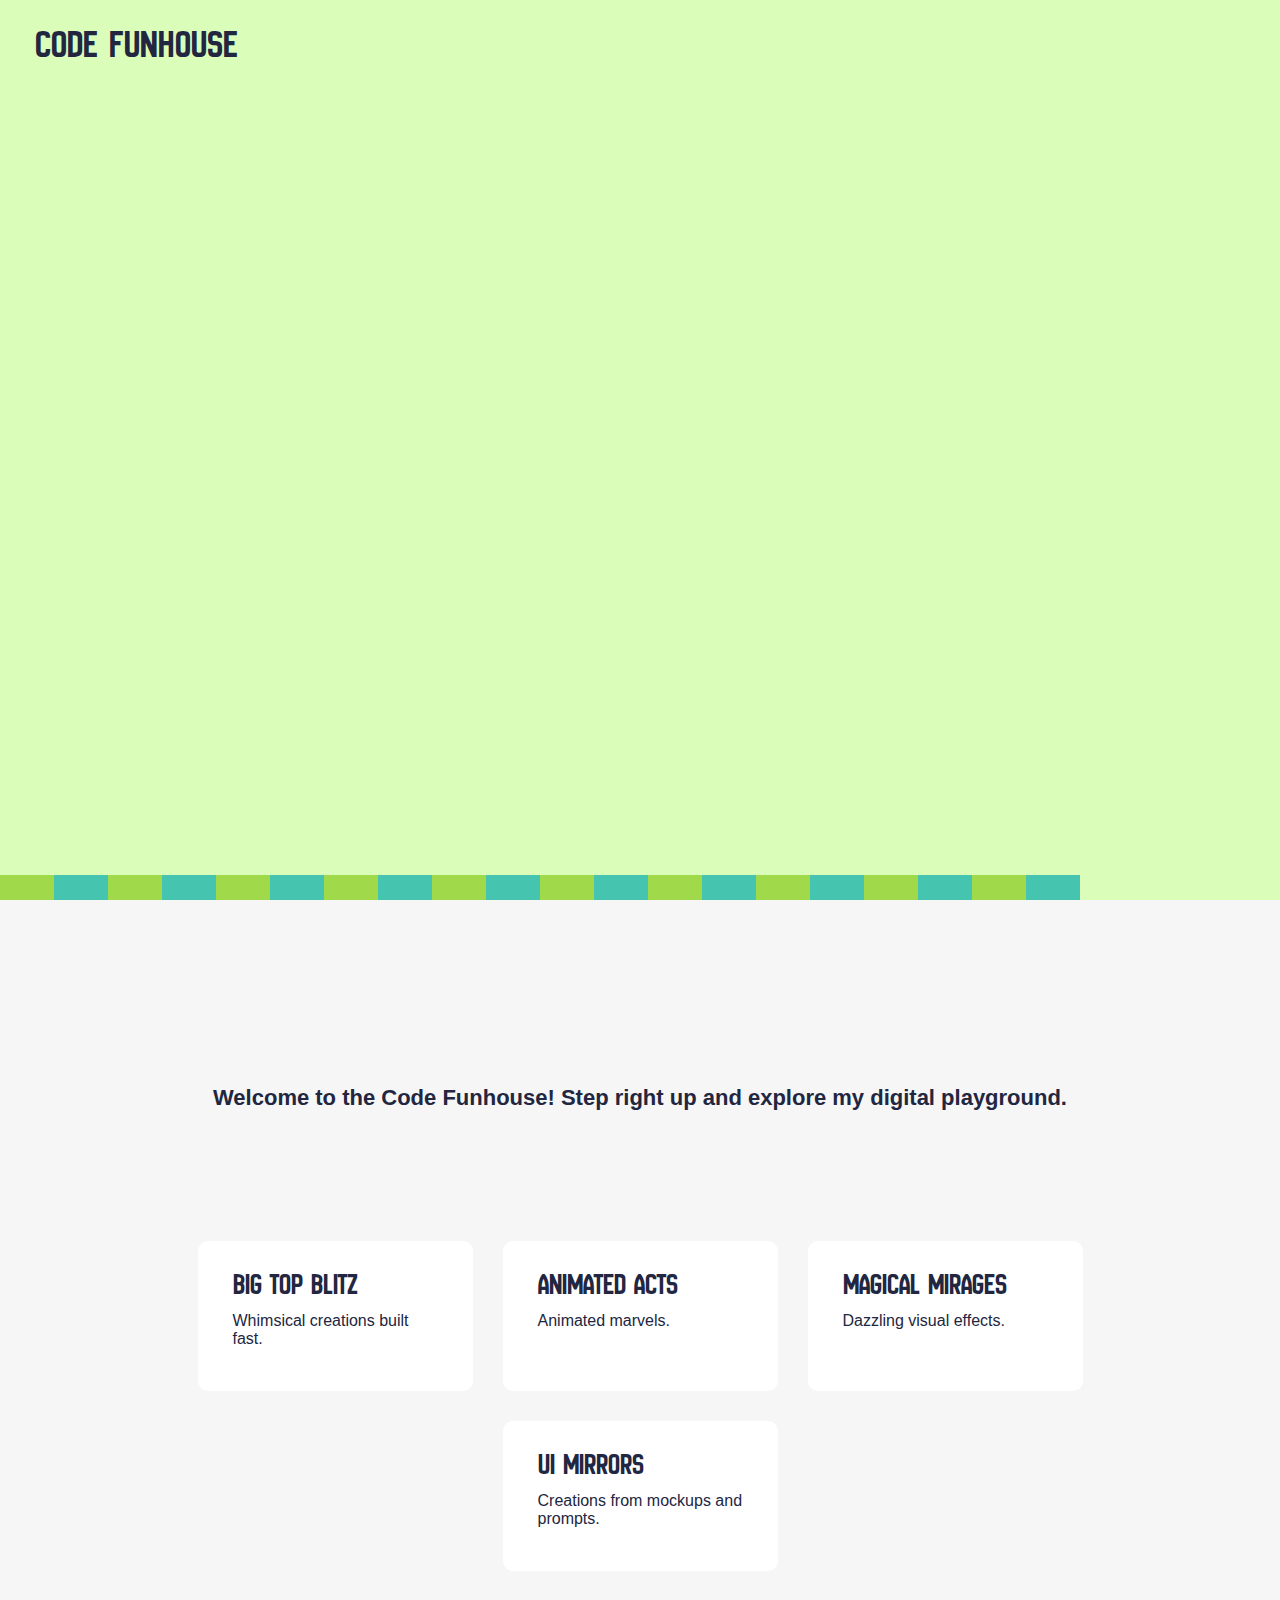
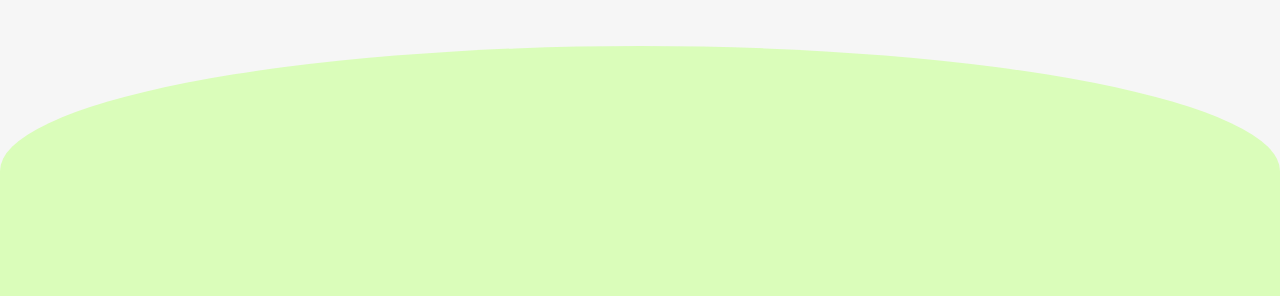
<file: index.html>
<!DOCTYPE html>
<html lang="en">
  <head>
    <meta charset="UTF-8" />
    <meta http-equiv="X-UA-Compatible" content="IE=edge" />
    <meta name="viewport" content="width=device-width, initial-scale=1.0" />
    <link href="styles.css" rel="stylesheet" />
    <link rel="preconnect" href="https://fonts.googleapis.com" />
    <link rel="preconnect" href="https://fonts.gstatic.com" crossorigin />
    <link
      href="https://fonts.googleapis.com/css2?family=New+Amsterdam&display=swap"
      rel="stylesheet"
    />
    <script src="scripts/index.js" defer></script>
    <title>Coding Funhouse</title>
  </head>
  <body>
    <div class="landing-animation">
      <div class="landing-decorative" aria-hidden="true">
        <div class="decorative-tent__scallop"></div>
        <div class="decorative-tent__scallop"></div>
        <div class="decorative-tent__scallop"></div>
        <div class="decorative-tent__scallop"></div>
        <div class="decorative-tent__scallop"></div>
        <div class="decorative-tent__scallop"></div>
        <div class="decorative-tent__scallop"></div>
        <div class="decorative-tent__scallop"></div>
        <div class="decorative-tent__scallop"></div>
        <div class="decorative-tent__scallop"></div>
        <div class="decorative-tent__scallop"></div>
        <div class="decorative-tent__scallop"></div>
        <div class="decorative-tent__scallop"></div>
        <div class="decorative-tent__scallop"></div>
        <div class="decorative-tent__scallop"></div>
        <div class="decorative-tent__scallop"></div>
        <div class="decorative-tent__scallop"></div>
        <div class="decorative-tent__scallop"></div>
        <div class="decorative-tent__scallop"></div>
        <div class="decorative-tent__scallop"></div>
      </div>
    </div>
    <header class="header">
      <h1 class="title fixed">Code Funhouse</h1>
      <div class="header-decorative" aria-hidden="true">
        <div class="decorative-tent__scallop"></div>
        <div class="decorative-tent__scallop"></div>
        <div class="decorative-tent__scallop"></div>
        <div class="decorative-tent__scallop"></div>
        <div class="decorative-tent__scallop"></div>
      </div>
    </header>
    <main>
      <div class="greeting">
        <div class="greeting-content">
          <h2 class="greeting-title">
            Welcome to the Code Funhouse! Step right up and explore my digital
            playground.
          </h2>
        </div>
      </div>
      <div class="main-navigation-wrapper">
        <ul class="main-navigation">
          <li class="main-navigation--option-item">
            <a href="html/big-top-blitz.html" class="navigation-option">
              <h3>Big Top Blitz</h3>
              <p>Whimsical creations built fast.</p>
            </a>
          </li>
          <li class="main-navigation--option-item">
            <a href="html/animated-acts.html" class="navigation-option">
              <h3>Animated Acts</h3>
              <p>Animated marvels.</p>
            </a>
          </li>
          <li class="main-navigation--option-item">
            <a href="html/magical-mirages.html" class="navigation-option">
              <h3>Magical Mirages</h3>
              <p>Dazzling visual effects.</p>
            </a>
          </li>
          <li class="main-navigation--option-item">
            <a href="html/ui-mirrors.html" class="navigation-option">
              <h3>UI Mirrors</h3>
              <p>Creations from mockups and prompts.</p>
            </a>
          </li>
        </ul>
      </div>
    </main>
    <footer class="footer"></footer>
  </body>
</html>
</file>
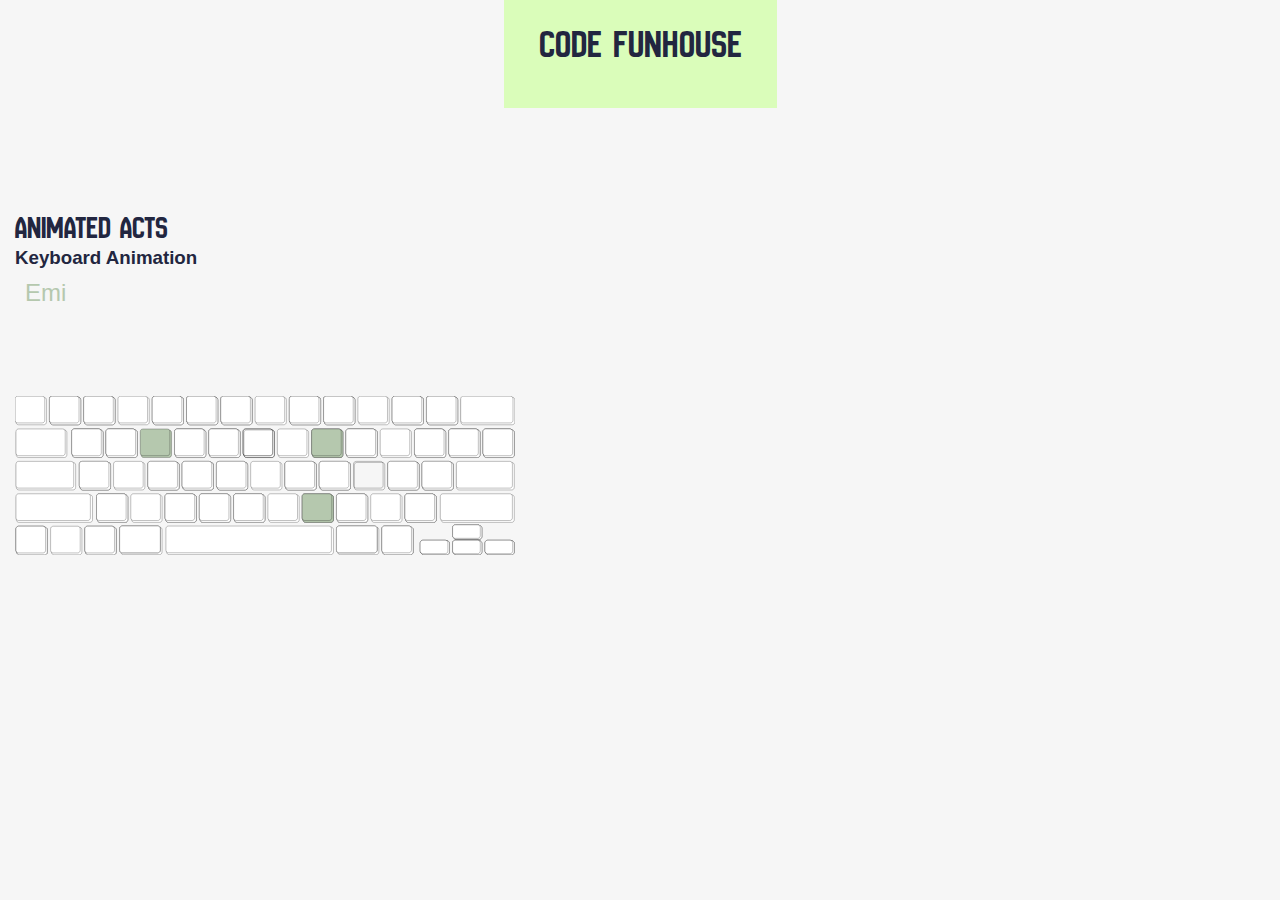
<file: html/animated-acts.html>
<!DOCTYPE html>
<html lang="en">
  <head>
    <meta charset="UTF-8" />
    <meta name="viewport" content="width=device-width, initial-scale=1.0" />
    <link href="../styles.css" rel="stylesheet" />
    <link rel="preconnect" href="https://fonts.googleapis.com" />
    <link rel="preconnect" href="https://fonts.gstatic.com" crossorigin />
    <link
      href="https://fonts.googleapis.com/css2?family=New+Amsterdam&display=swap"
      rel="stylesheet"
    />
    <title>Animated Acts</title>
  </head>
  <body>
    <header>
      <div class="header-inner">
        <a href="../index.html" class="title-link" title="Go to the homepage">
          <h1 class="title">Code Funhouse</h1>
        </a>
      </div>
    </header>
    <main>
      <h2 class="page-title">Animated Acts</h2>

      <section>
        <h3>Keyboard Animation</h3>
        <div class="text-box"></div>

        <svg
          width="996"
          height="317"
          viewBox="0 0 3987 1267"
          fill="none"
          xmlns="http://www.w3.org/2000/svg"
          class="keyboard-svg"
        >
          <g id="keyboard-frame" clip-path="url(#clip0_1_2)">
            <mask
              id="mask0_1_2"
              style="mask-type: luminance"
              maskUnits="userSpaceOnUse"
              x="0"
              y="0"
              width="3987"
              height="1267"
            >
              <g id="clip0_3_2349">
                <path id="Vector" d="M3987 0H0V1267H3987V0Z" fill="white" />
              </g>
            </mask>
            <g mask="url(#mask0_1_2)">
              <g id="keyboard">
                <path
                  id="Vector_2"
                  d="M229.573 9.18799H28.9186C17.2777 9.18799 7.84094 18.6257 7.84094 30.2677V208.052C7.84094 219.694 17.2777 229.131 28.9186 229.131H229.573C241.214 229.131 250.651 219.694 250.651 208.052V30.2677C250.651 18.6257 241.214 9.18799 229.573 9.18799Z"
                  fill="white"
                  stroke="black"
                  stroke-width="2"
                />
                <path
                  id="Vector_3"
                  d="M216.11 1.10938H22.187C10.5461 1.10938 1.10938 10.5471 1.10938 22.1891V193.241C1.10938 204.883 10.5461 214.32 22.187 214.32H216.11C227.751 214.32 237.188 204.883 237.188 193.241V22.1891C237.188 10.5471 227.751 1.10938 216.11 1.10938Z"
                  fill="white"
                  stroke="black"
                  stroke-width="2"
                />
                <path
                  id="Vector_4"
                  d="M776.175 9.18799H575.52C563.879 9.18799 554.443 18.6257 554.443 30.2677V208.052C554.443 219.694 563.879 229.131 575.52 229.131H776.175C787.816 229.131 797.252 219.694 797.252 208.052V30.2677C797.252 18.6257 787.816 9.18799 776.175 9.18799Z"
                  fill="white"
                  stroke="black"
                  stroke-width="2"
                />
                <path
                  id="Vector_5"
                  d="M762.712 1.10938H568.789C557.148 1.10938 547.711 10.5471 547.711 22.1891V193.241C547.711 204.883 557.148 214.32 568.789 214.32H762.712C774.353 214.32 783.789 204.883 783.789 193.241V22.1891C783.789 10.5471 774.353 1.10938 762.712 1.10938Z"
                  fill="white"
                  stroke="black"
                  stroke-width="2"
                />
                <path
                  id="Vector_6"
                  d="M776.175 9.18799H575.52C563.879 9.18799 554.443 18.6257 554.443 30.2677V208.052C554.443 219.694 563.879 229.131 575.52 229.131H776.175C787.816 229.131 797.252 219.694 797.252 208.052V30.2677C797.252 18.6257 787.816 9.18799 776.175 9.18799Z"
                  fill="white"
                  stroke="black"
                  stroke-width="2"
                />
                <path
                  id="Vector_7"
                  d="M762.712 1.10938H568.789C557.148 1.10938 547.711 10.5471 547.711 22.1891V193.241C547.711 204.883 557.148 214.32 568.789 214.32H762.712C774.353 214.32 783.789 204.883 783.789 193.241V22.1891C783.789 10.5471 774.353 1.10938 762.712 1.10938Z"
                  fill="white"
                  stroke="black"
                  stroke-width="2"
                />
                <path
                  id="Vector_8"
                  d="M776.175 9.18799H575.52C563.879 9.18799 554.443 18.6257 554.443 30.2677V208.052C554.443 219.694 563.879 229.131 575.52 229.131H776.175C787.816 229.131 797.252 219.694 797.252 208.052V30.2677C797.252 18.6257 787.816 9.18799 776.175 9.18799Z"
                  fill="white"
                  stroke="black"
                  stroke-width="2"
                />
                <path
                  id="Vector_9"
                  d="M762.712 1.10938H568.789C557.148 1.10938 547.711 10.5471 547.711 22.1891V193.241C547.711 204.883 557.148 214.32 568.789 214.32H762.712C774.353 214.32 783.789 204.883 783.789 193.241V22.1891C783.789 10.5471 774.353 1.10938 762.712 1.10938Z"
                  fill="white"
                  stroke="black"
                  stroke-width="2"
                />
                <path
                  id="Vector_10"
                  d="M502.873 9.18799H302.219C290.578 9.18799 281.141 18.6257 281.141 30.2677V208.052C281.141 219.694 290.578 229.131 302.219 229.131H502.873C514.514 229.131 523.951 219.694 523.951 208.052V30.2677C523.951 18.6257 514.514 9.18799 502.873 9.18799Z"
                  fill="white"
                  stroke="black"
                  stroke-width="2"
                />
                <path
                  id="Vector_11"
                  d="M489.41 1.10938H295.487C283.846 1.10938 274.41 10.5471 274.41 22.1891V193.241C274.41 204.883 283.846 214.32 295.487 214.32H489.41C501.051 214.32 510.488 204.883 510.488 193.241V22.1891C510.488 10.5471 501.051 1.10938 489.41 1.10938Z"
                  fill="white"
                  stroke="black"
                  stroke-width="2"
                />
                <path
                  id="Vector_12"
                  d="M502.873 9.18799H302.219C290.578 9.18799 281.141 18.6257 281.141 30.2677V208.052C281.141 219.694 290.578 229.131 302.219 229.131H502.873C514.514 229.131 523.951 219.694 523.951 208.052V30.2677C523.951 18.6257 514.514 9.18799 502.873 9.18799Z"
                  fill="white"
                  stroke="black"
                  stroke-width="2"
                />
                <path
                  id="Vector_13"
                  d="M489.41 1.10938H295.487C283.846 1.10938 274.41 10.5471 274.41 22.1891V193.241C274.41 204.883 283.846 214.32 295.487 214.32H489.41C501.051 214.32 510.488 204.883 510.488 193.241V22.1891C510.488 10.5471 501.051 1.10938 489.41 1.10938Z"
                  fill="white"
                  stroke="black"
                  stroke-width="2"
                />
                <path
                  id="Vector_14"
                  d="M502.873 9.18799H302.219C290.578 9.18799 281.141 18.6257 281.141 30.2677V208.052C281.141 219.694 290.578 229.131 302.219 229.131H502.873C514.514 229.131 523.951 219.694 523.951 208.052V30.2677C523.951 18.6257 514.514 9.18799 502.873 9.18799Z"
                  fill="white"
                  stroke="black"
                  stroke-width="2"
                />
                <path
                  id="Vector_15"
                  d="M489.41 1.10938H295.487C283.846 1.10938 274.41 10.5471 274.41 22.1891V193.241C274.41 204.883 283.846 214.32 295.487 214.32H489.41C501.051 214.32 510.488 204.883 510.488 193.241V22.1891C510.488 10.5471 501.051 1.10938 489.41 1.10938Z"
                  fill="white"
                  stroke="black"
                  stroke-width="2"
                />
                <path
                  id="Vector_16"
                  d="M1049.48 9.18799H848.821C837.18 9.18799 827.743 18.6257 827.743 30.2677V208.052C827.743 219.694 837.18 229.131 848.821 229.131H1049.48C1061.12 229.131 1070.55 219.694 1070.55 208.052V30.2677C1070.55 18.6257 1061.12 9.18799 1049.48 9.18799Z"
                  fill="white"
                  stroke="black"
                  stroke-width="2"
                />
                <path
                  id="Vector_17"
                  d="M1036.01 1.10938H842.089C830.448 1.10938 821.011 10.5471 821.011 22.1891V193.241C821.011 204.883 830.448 214.32 842.089 214.32H1036.01C1047.65 214.32 1057.09 204.883 1057.09 193.241V22.1891C1057.09 10.5471 1047.65 1.10938 1036.01 1.10938Z"
                  fill="white"
                  stroke="black"
                  stroke-width="2"
                />
                <path
                  id="Vector_18"
                  d="M1869.38 9.18799H1668.73C1657.09 9.18799 1647.65 18.6257 1647.65 30.2677V208.052C1647.65 219.694 1657.09 229.131 1668.73 229.131H1869.38C1881.02 229.131 1890.46 219.694 1890.46 208.052V30.2677C1890.46 18.6257 1881.02 9.18799 1869.38 9.18799Z"
                  fill="white"
                  stroke="black"
                  stroke-width="2"
                />
                <path
                  id="Vector_19"
                  d="M1855.92 1.10938H1661.99C1650.35 1.10938 1640.92 10.5471 1640.92 22.1891V193.241C1640.92 204.883 1650.35 214.32 1661.99 214.32H1855.92C1867.56 214.32 1876.99 204.883 1876.99 193.241V22.1891C1876.99 10.5471 1867.56 1.10938 1855.92 1.10938Z"
                  fill="white"
                  stroke="black"
                  stroke-width="2"
                />
                <path
                  id="Vector_20"
                  d="M1869.38 9.18799H1668.73C1657.09 9.18799 1647.65 18.6257 1647.65 30.2677V208.052C1647.65 219.694 1657.09 229.131 1668.73 229.131H1869.38C1881.02 229.131 1890.46 219.694 1890.46 208.052V30.2677C1890.46 18.6257 1881.02 9.18799 1869.38 9.18799Z"
                  fill="white"
                  stroke="black"
                  stroke-width="2"
                />
                <path
                  id="Vector_21"
                  d="M1855.92 1.10938H1661.99C1650.35 1.10938 1640.92 10.5471 1640.92 22.1891V193.241C1640.92 204.883 1650.35 214.32 1661.99 214.32H1855.92C1867.56 214.32 1876.99 204.883 1876.99 193.241V22.1891C1876.99 10.5471 1867.56 1.10938 1855.92 1.10938Z"
                  fill="white"
                  stroke="black"
                  stroke-width="2"
                />
                <path
                  id="Vector_22"
                  d="M1869.38 9.18799H1668.73C1657.09 9.18799 1647.65 18.6257 1647.65 30.2677V208.052C1647.65 219.694 1657.09 229.131 1668.73 229.131H1869.38C1881.02 229.131 1890.46 219.694 1890.46 208.052V30.2677C1890.46 18.6257 1881.02 9.18799 1869.38 9.18799Z"
                  fill="white"
                  stroke="black"
                  stroke-width="2"
                />
                <path
                  id="Vector_23"
                  d="M1855.92 1.10938H1661.99C1650.35 1.10938 1640.92 10.5471 1640.92 22.1891V193.241C1640.92 204.883 1650.35 214.32 1661.99 214.32H1855.92C1867.56 214.32 1876.99 204.883 1876.99 193.241V22.1891C1876.99 10.5471 1867.56 1.10938 1855.92 1.10938Z"
                  fill="white"
                  stroke="black"
                  stroke-width="2"
                />
                <path
                  id="Vector_24"
                  d="M1596.07 9.18799H1395.42C1383.78 9.18799 1374.34 18.6257 1374.34 30.2677V208.052C1374.34 219.694 1383.78 229.131 1395.42 229.131H1596.07C1607.71 229.131 1617.15 219.694 1617.15 208.052V30.2677C1617.15 18.6257 1607.71 9.18799 1596.07 9.18799Z"
                  fill="white"
                  stroke="black"
                  stroke-width="2"
                />
                <path
                  id="Vector_25"
                  d="M1582.62 1.10938H1388.69C1377.05 1.10938 1367.62 10.5471 1367.62 22.1891V193.241C1367.62 204.883 1377.05 214.32 1388.69 214.32H1582.62C1594.26 214.32 1603.69 204.883 1603.69 193.241V22.1891C1603.69 10.5471 1594.26 1.10938 1582.62 1.10938Z"
                  fill="white"
                  stroke="black"
                  stroke-width="2"
                />
                <path
                  id="Vector_26"
                  d="M1596.07 9.18799H1395.42C1383.78 9.18799 1374.34 18.6257 1374.34 30.2677V208.052C1374.34 219.694 1383.78 229.131 1395.42 229.131H1596.07C1607.71 229.131 1617.15 219.694 1617.15 208.052V30.2677C1617.15 18.6257 1607.71 9.18799 1596.07 9.18799Z"
                  fill="white"
                  stroke="black"
                  stroke-width="2"
                />
                <path
                  id="Vector_27"
                  d="M1582.62 1.10938H1388.69C1377.05 1.10938 1367.62 10.5471 1367.62 22.1891V193.241C1367.62 204.883 1377.05 214.32 1388.69 214.32H1582.62C1594.26 214.32 1603.69 204.883 1603.69 193.241V22.1891C1603.69 10.5471 1594.26 1.10938 1582.62 1.10938Z"
                  fill="white"
                  stroke="black"
                  stroke-width="2"
                />
                <path
                  id="Vector_28"
                  d="M1596.07 9.18799H1395.42C1383.78 9.18799 1374.34 18.6257 1374.34 30.2677V208.052C1374.34 219.694 1383.78 229.131 1395.42 229.131H1596.07C1607.71 229.131 1617.15 219.694 1617.15 208.052V30.2677C1617.15 18.6257 1607.71 9.18799 1596.07 9.18799Z"
                  fill="white"
                  stroke="black"
                  stroke-width="2"
                />
                <path
                  id="Vector_29"
                  d="M1582.62 1.10938H1388.69C1377.05 1.10938 1367.62 10.5471 1367.62 22.1891V193.241C1367.62 204.883 1377.05 214.32 1388.69 214.32H1582.62C1594.26 214.32 1603.69 204.883 1603.69 193.241V22.1891C1603.69 10.5471 1594.26 1.10938 1582.62 1.10938Z"
                  fill="white"
                  stroke="black"
                  stroke-width="2"
                />
                <path
                  id="Vector_30"
                  d="M1322.78 9.18799H1122.12C1110.48 9.18799 1101.04 18.6257 1101.04 30.2677V208.052C1101.04 219.694 1110.48 229.131 1122.12 229.131H1322.78C1334.42 229.131 1343.85 219.694 1343.85 208.052V30.2677C1343.85 18.6257 1334.42 9.18799 1322.78 9.18799Z"
                  fill="white"
                  stroke="black"
                  stroke-width="2"
                />
                <path
                  id="Vector_31"
                  d="M1309.31 1.10938H1115.39C1103.75 1.10938 1094.31 10.5471 1094.31 22.1891V193.241C1094.31 204.883 1103.75 214.32 1115.39 214.32H1309.31C1320.95 214.32 1330.39 204.883 1330.39 193.241V22.1891C1330.39 10.5471 1320.95 1.10938 1309.31 1.10938Z"
                  fill="white"
                  stroke="black"
                  stroke-width="2"
                />
                <path
                  id="Vector_32"
                  d="M1322.78 9.18799H1122.12C1110.48 9.18799 1101.04 18.6257 1101.04 30.2677V208.052C1101.04 219.694 1110.48 229.131 1122.12 229.131H1322.78C1334.42 229.131 1343.85 219.694 1343.85 208.052V30.2677C1343.85 18.6257 1334.42 9.18799 1322.78 9.18799Z"
                  fill="white"
                  stroke="black"
                  stroke-width="2"
                />
                <path
                  id="Vector_33"
                  d="M1309.31 1.10938H1115.39C1103.75 1.10938 1094.31 10.5471 1094.31 22.1891V193.241C1094.31 204.883 1103.75 214.32 1115.39 214.32H1309.31C1320.95 214.32 1330.39 204.883 1330.39 193.241V22.1891C1330.39 10.5471 1320.95 1.10938 1309.31 1.10938Z"
                  fill="white"
                  stroke="black"
                  stroke-width="2"
                />
                <path
                  id="Vector_34"
                  d="M1322.78 9.18799H1122.12C1110.48 9.18799 1101.04 18.6257 1101.04 30.2677V208.052C1101.04 219.694 1110.48 229.131 1122.12 229.131H1322.78C1334.42 229.131 1343.85 219.694 1343.85 208.052V30.2677C1343.85 18.6257 1334.42 9.18799 1322.78 9.18799Z"
                  fill="white"
                  stroke="black"
                  stroke-width="2"
                />
                <path
                  id="Vector_35"
                  d="M1309.31 1.10938H1115.39C1103.75 1.10938 1094.31 10.5471 1094.31 22.1891V193.241C1094.31 204.883 1103.75 214.32 1115.39 214.32H1309.31C1320.95 214.32 1330.39 204.883 1330.39 193.241V22.1891C1330.39 10.5471 1320.95 1.10938 1309.31 1.10938Z"
                  fill="white"
                  stroke="black"
                  stroke-width="2"
                />
                <path
                  id="Vector_36"
                  d="M392.476 270.397H30.9748C19.334 270.397 9.89722 279.835 9.89722 291.477V469.26C9.89722 480.902 19.334 490.34 30.9748 490.34H392.476C404.117 490.34 413.554 480.902 413.554 469.26V291.477C413.554 279.835 404.117 270.397 392.476 270.397Z"
                  fill="white"
                  stroke="black"
                  stroke-width="2"
                />
                <path
                  id="Vector_37"
                  d="M379.27 262.319H28.9186C17.2778 262.319 7.84094 271.757 7.84094 283.399V454.45C7.84094 466.092 17.2778 475.53 28.9186 475.53H379.27C390.911 475.53 400.347 466.092 400.347 454.45V283.399C400.347 271.757 390.911 262.319 379.27 262.319Z"
                  fill="white"
                  stroke="black"
                  stroke-width="2"
                />
                <path
                  id="Vector_38"
                  d="M953.887 270.397H753.232C741.592 270.397 732.155 279.835 732.155 291.477V469.26C732.155 480.902 741.592 490.34 753.232 490.34H953.887C965.528 490.34 974.965 480.902 974.965 469.26V291.477C974.965 279.835 965.528 270.397 953.887 270.397Z"
                  fill="white"
                  stroke="black"
                  stroke-width="2"
                />
                <path
                  id="Vector_39"
                  d="M940.424 262.319H746.501C734.86 262.319 725.423 271.757 725.423 283.399V454.45C725.423 466.092 734.86 475.53 746.501 475.53H940.424C952.065 475.53 961.502 466.092 961.502 454.45V283.399C961.502 271.757 952.065 262.319 940.424 262.319Z"
                  fill="white"
                  stroke="black"
                  stroke-width="2"
                />
                <path
                  id="Vector_40"
                  d="M953.887 270.397H753.232C741.592 270.397 732.155 279.835 732.155 291.477V469.26C732.155 480.902 741.592 490.34 753.232 490.34H953.887C965.528 490.34 974.965 480.902 974.965 469.26V291.477C974.965 279.835 965.528 270.397 953.887 270.397Z"
                  fill="white"
                  stroke="black"
                  stroke-width="2"
                />
                <path
                  id="Vector_41"
                  d="M940.424 262.319H746.501C734.86 262.319 725.423 271.757 725.423 283.399V454.45C725.423 466.092 734.86 475.53 746.501 475.53H940.424C952.065 475.53 961.502 466.092 961.502 454.45V283.399C961.502 271.757 952.065 262.319 940.424 262.319Z"
                  fill="white"
                  stroke="black"
                  stroke-width="2"
                />
                <path
                  id="Vector_42"
                  d="M953.887 270.397H753.232C741.592 270.397 732.155 279.835 732.155 291.477V469.26C732.155 480.902 741.592 490.34 753.232 490.34H953.887C965.528 490.34 974.965 480.902 974.965 469.26V291.477C974.965 279.835 965.528 270.397 953.887 270.397Z"
                  fill="white"
                  stroke="black"
                  stroke-width="2"
                />
                <path
                  id="Vector_43"
                  d="M940.424 262.319H746.501C734.86 262.319 725.423 271.757 725.423 283.399V454.45C725.423 466.092 734.86 475.53 746.501 475.53H940.424C952.065 475.53 961.502 466.092 961.502 454.45V283.399C961.502 271.757 952.065 262.319 940.424 262.319Z"
                  fill="white"
                  stroke="black"
                  stroke-width="2"
                />
                <path
                  id="Vector_44"
                  d="M680.587 270.397H479.932C468.291 270.397 458.854 279.835 458.854 291.477V469.26C458.854 480.902 468.291 490.34 479.932 490.34H680.587C692.227 490.34 701.664 480.902 701.664 469.26V291.477C701.664 279.835 692.227 270.397 680.587 270.397Z"
                  fill="white"
                  stroke="black"
                  stroke-width="2"
                />
                <path
                  id="Vector_45"
                  d="M667.124 262.319H473.201C461.56 262.319 452.123 271.757 452.123 283.399V454.45C452.123 466.092 461.56 475.53 473.201 475.53H667.124C678.764 475.53 688.201 466.092 688.201 454.45V283.399C688.201 271.757 678.764 262.319 667.124 262.319Z"
                  fill="white"
                  stroke="black"
                  stroke-width="2"
                />
                <path
                  id="Vector_46"
                  d="M680.587 270.397H479.932C468.291 270.397 458.854 279.835 458.854 291.477V469.26C458.854 480.902 468.291 490.34 479.932 490.34H680.587C692.227 490.34 701.664 480.902 701.664 469.26V291.477C701.664 279.835 692.227 270.397 680.587 270.397Z"
                  fill="white"
                  stroke="black"
                  stroke-width="2"
                />
                <path
                  id="Vector_47"
                  d="M667.124 262.319H473.201C461.56 262.319 452.123 271.757 452.123 283.399V454.45C452.123 466.092 461.56 475.53 473.201 475.53H667.124C678.764 475.53 688.201 466.092 688.201 454.45V283.399C688.201 271.757 678.764 262.319 667.124 262.319Z"
                  fill="white"
                  stroke="black"
                  stroke-width="2"
                />
                <path
                  id="Vector_48"
                  d="M680.587 270.397H479.932C468.291 270.397 458.854 279.835 458.854 291.477V469.26C458.854 480.902 468.291 490.34 479.932 490.34H680.587C692.227 490.34 701.664 480.902 701.664 469.26V291.477C701.664 279.835 692.227 270.397 680.587 270.397Z"
                  fill="white"
                  stroke="black"
                  stroke-width="2"
                />
                <path
                  id="Vector_49"
                  d="M667.124 262.319H473.201C461.56 262.319 452.123 271.757 452.123 283.399V454.45C452.123 466.092 461.56 475.53 473.201 475.53H667.124C678.764 475.53 688.201 466.092 688.201 454.45V283.399C688.201 271.757 678.764 262.319 667.124 262.319Z"
                  fill="white"
                  stroke="black"
                  stroke-width="2"
                />
                <g id="key-e">
                  <path
                    id="Vector_50"
                    d="M1227.19 270.397H1026.53C1014.89 270.397 1005.46 279.835 1005.46 291.477V469.26C1005.46 480.902 1014.89 490.34 1026.53 490.34H1227.19C1238.83 490.34 1248.27 480.902 1248.27 469.26V291.477C1248.27 279.835 1238.83 270.397 1227.19 270.397Z"
                    stroke="black"
                    stroke-width="2"
                  />
                  <path
                    id="Vector_51"
                    d="M1213.73 262.319H1019.8C1008.16 262.319 998.725 271.757 998.725 283.399V454.45C998.725 466.092 1008.16 475.53 1019.8 475.53H1213.73C1225.37 475.53 1234.8 466.092 1234.8 454.45V283.399C1234.8 271.757 1225.37 262.319 1213.73 262.319Z"
                    stroke="black"
                    stroke-width="2"
                  />
                </g>
                <path
                  id="Vector_52"
                  d="M2047.09 270.397H1846.43C1834.79 270.397 1825.36 279.835 1825.36 291.477V469.26C1825.36 480.902 1834.79 490.34 1846.43 490.34H2047.09C2058.73 490.34 2068.17 480.902 2068.17 469.26V291.477C2068.17 279.835 2058.73 270.397 2047.09 270.397Z"
                  fill="white"
                  stroke="black"
                  stroke-width="2"
                />
                <path
                  id="Vector_53"
                  d="M2033.62 262.319H1839.7C1828.06 262.319 1818.62 271.757 1818.62 283.399V454.45C1818.62 466.092 1828.06 475.53 1839.7 475.53H2033.62C2045.26 475.53 2054.7 466.092 2054.7 454.45V283.399C2054.7 271.757 2045.26 262.319 2033.62 262.319Z"
                  fill="white"
                  stroke="black"
                  stroke-width="2"
                />
                <path
                  id="Vector_54"
                  d="M2047.09 270.397H1846.43C1834.79 270.397 1825.36 279.835 1825.36 291.477V469.26C1825.36 480.902 1834.79 490.34 1846.43 490.34H2047.09C2058.73 490.34 2068.17 480.902 2068.17 469.26V291.477C2068.17 279.835 2058.73 270.397 2047.09 270.397Z"
                  fill="white"
                  stroke="black"
                  stroke-width="2"
                />
                <path
                  id="Vector_55"
                  d="M2033.62 262.319H1839.7C1828.06 262.319 1818.62 271.757 1818.62 283.399V454.45C1818.62 466.092 1828.06 475.53 1839.7 475.53H2033.62C2045.26 475.53 2054.7 466.092 2054.7 454.45V283.399C2054.7 271.757 2045.26 262.319 2033.62 262.319Z"
                  fill="white"
                  stroke="black"
                  stroke-width="2"
                />
                <g id="key-y">
                  <path
                    id="Vector_56"
                    d="M2047.09 270.397H1846.43C1834.79 270.397 1825.36 279.835 1825.36 291.477V469.26C1825.36 480.902 1834.79 490.34 1846.43 490.34H2047.09C2058.73 490.34 2068.17 480.902 2068.17 469.26V291.477C2068.17 279.835 2058.73 270.397 2047.09 270.397Z"
                    stroke="black"
                    stroke-width="2"
                  />
                  <path
                    id="Vector_57"
                    d="M2033.62 262.319H1839.7C1828.06 262.319 1818.62 271.757 1818.62 283.399V454.45C1818.62 466.092 1828.06 475.53 1839.7 475.53H2033.62C2045.26 475.53 2054.7 466.092 2054.7 454.45V283.399C2054.7 271.757 2045.26 262.319 2033.62 262.319Z"
                    stroke="black"
                    stroke-width="2"
                  />
                </g>
                <path
                  id="Vector_58"
                  d="M1773.79 270.397H1573.13C1561.49 270.397 1552.06 279.835 1552.06 291.477V469.26C1552.06 480.902 1561.49 490.34 1573.13 490.34H1773.79C1785.43 490.34 1794.87 480.902 1794.87 469.26V291.477C1794.87 279.835 1785.43 270.397 1773.79 270.397Z"
                  fill="white"
                  stroke="black"
                  stroke-width="2"
                />
                <path
                  id="Vector_59"
                  d="M1760.32 262.319H1566.4C1554.76 262.319 1545.32 271.757 1545.32 283.399V454.45C1545.32 466.092 1554.76 475.53 1566.4 475.53H1760.32C1771.96 475.53 1781.4 466.092 1781.4 454.45V283.399C1781.4 271.757 1771.96 262.319 1760.32 262.319Z"
                  fill="white"
                  stroke="black"
                  stroke-width="2"
                />
                <path
                  id="Vector_60"
                  d="M1773.79 270.397H1573.13C1561.49 270.397 1552.06 279.835 1552.06 291.477V469.26C1552.06 480.902 1561.49 490.34 1573.13 490.34H1773.79C1785.43 490.34 1794.87 480.902 1794.87 469.26V291.477C1794.87 279.835 1785.43 270.397 1773.79 270.397Z"
                  fill="white"
                  stroke="black"
                  stroke-width="2"
                />
                <path
                  id="Vector_61"
                  d="M1760.32 262.319H1566.4C1554.76 262.319 1545.32 271.757 1545.32 283.399V454.45C1545.32 466.092 1554.76 475.53 1566.4 475.53H1760.32C1771.96 475.53 1781.4 466.092 1781.4 454.45V283.399C1781.4 271.757 1771.96 262.319 1760.32 262.319Z"
                  fill="white"
                  stroke="black"
                  stroke-width="2"
                />
                <path
                  id="Vector_62"
                  d="M1773.79 270.397H1573.13C1561.49 270.397 1552.06 279.835 1552.06 291.477V469.26C1552.06 480.902 1561.49 490.34 1573.13 490.34H1773.79C1785.43 490.34 1794.87 480.902 1794.87 469.26V291.477C1794.87 279.835 1785.43 270.397 1773.79 270.397Z"
                  fill="white"
                  stroke="black"
                  stroke-width="2"
                />
                <path
                  id="Vector_63"
                  d="M1760.32 262.319H1566.4C1554.76 262.319 1545.32 271.757 1545.32 283.399V454.45C1545.32 466.092 1554.76 475.53 1566.4 475.53H1760.32C1771.96 475.53 1781.4 466.092 1781.4 454.45V283.399C1781.4 271.757 1771.96 262.319 1760.32 262.319Z"
                  fill="white"
                  stroke="black"
                  stroke-width="2"
                />
                <path
                  id="Vector_64"
                  d="M1500.49 270.397H1299.84C1288.19 270.397 1278.76 279.835 1278.76 291.477V469.26C1278.76 480.902 1288.19 490.34 1299.84 490.34H1500.49C1512.13 490.34 1521.57 480.902 1521.57 469.26V291.477C1521.57 279.835 1512.13 270.397 1500.49 270.397Z"
                  fill="white"
                  stroke="black"
                  stroke-width="2"
                />
                <path
                  id="Vector_65"
                  d="M1487.02 262.319H1293.1C1281.46 262.319 1272.02 271.757 1272.02 283.399V454.45C1272.02 466.092 1281.46 475.53 1293.1 475.53H1487.02C1498.67 475.53 1508.1 466.092 1508.1 454.45V283.399C1508.1 271.757 1498.67 262.319 1487.02 262.319Z"
                  fill="white"
                  stroke="black"
                  stroke-width="2"
                />
                <path
                  id="Vector_66"
                  d="M1500.49 270.397H1299.84C1288.19 270.397 1278.76 279.835 1278.76 291.477V469.26C1278.76 480.902 1288.19 490.34 1299.84 490.34H1500.49C1512.13 490.34 1521.57 480.902 1521.57 469.26V291.477C1521.57 279.835 1512.13 270.397 1500.49 270.397Z"
                  fill="white"
                  stroke="black"
                  stroke-width="2"
                />
                <path
                  id="Vector_67"
                  d="M1487.02 262.319H1293.1C1281.46 262.319 1272.02 271.757 1272.02 283.399V454.45C1272.02 466.092 1281.46 475.53 1293.1 475.53H1487.02C1498.67 475.53 1508.1 466.092 1508.1 454.45V283.399C1508.1 271.757 1498.67 262.319 1487.02 262.319Z"
                  fill="white"
                  stroke="black"
                  stroke-width="2"
                />
                <path
                  id="Vector_68"
                  d="M1500.49 270.397H1299.84C1288.19 270.397 1278.76 279.835 1278.76 291.477V469.26C1278.76 480.902 1288.19 490.34 1299.84 490.34H1500.49C1512.13 490.34 1521.57 480.902 1521.57 469.26V291.477C1521.57 279.835 1512.13 270.397 1500.49 270.397Z"
                  fill="white"
                  stroke="black"
                  stroke-width="2"
                />
                <path
                  id="Vector_69"
                  d="M1487.02 262.319H1293.1C1281.46 262.319 1272.02 271.757 1272.02 283.399V454.45C1272.02 466.092 1281.46 475.53 1293.1 475.53H1487.02C1498.67 475.53 1508.1 466.092 1508.1 454.45V283.399C1508.1 271.757 1498.67 262.319 1487.02 262.319Z"
                  fill="white"
                  stroke="black"
                  stroke-width="2"
                />
                <path
                  id="Vector_70"
                  d="M2320.39 270.397H2119.73C2108.09 270.397 2098.66 279.835 2098.66 291.477V469.26C2098.66 480.902 2108.09 490.34 2119.73 490.34H2320.39C2332.03 490.34 2341.47 480.902 2341.47 469.26V291.477C2341.47 279.835 2332.03 270.397 2320.39 270.397Z"
                  fill="white"
                  stroke="black"
                  stroke-width="2"
                />
                <path
                  id="Vector_71"
                  d="M2306.92 262.319H2113C2101.36 262.319 2091.92 271.757 2091.92 283.399V454.45C2091.92 466.092 2101.36 475.53 2113 475.53H2306.92C2318.56 475.53 2328 466.092 2328 454.45V283.399C2328 271.757 2318.56 262.319 2306.92 262.319Z"
                  fill="white"
                  stroke="black"
                  stroke-width="2"
                />
                <path
                  id="Vector_72"
                  d="M2867 270.397H2666.34C2654.7 270.397 2645.26 279.835 2645.26 291.477V469.26C2645.26 480.902 2654.7 490.34 2666.34 490.34H2867C2878.64 490.34 2888.07 480.902 2888.07 469.26V291.477C2888.07 279.835 2878.64 270.397 2867 270.397Z"
                  fill="white"
                  stroke="black"
                  stroke-width="2"
                />
                <path
                  id="Vector_73"
                  d="M2853.53 262.319H2659.61C2647.97 262.319 2638.53 271.757 2638.53 283.399V454.45C2638.53 466.092 2647.97 475.53 2659.61 475.53H2853.53C2865.17 475.53 2874.61 466.092 2874.61 454.45V283.399C2874.61 271.757 2865.17 262.319 2853.53 262.319Z"
                  fill="white"
                  stroke="black"
                  stroke-width="2"
                />
                <path
                  id="Vector_74"
                  d="M2867 270.397H2666.34C2654.7 270.397 2645.26 279.835 2645.26 291.477V469.26C2645.26 480.902 2654.7 490.34 2666.34 490.34H2867C2878.64 490.34 2888.07 480.902 2888.07 469.26V291.477C2888.07 279.835 2878.64 270.397 2867 270.397Z"
                  fill="white"
                  stroke="black"
                  stroke-width="2"
                />
                <path
                  id="Vector_75"
                  d="M2853.53 262.319H2659.61C2647.97 262.319 2638.53 271.757 2638.53 283.399V454.45C2638.53 466.092 2647.97 475.53 2659.61 475.53H2853.53C2865.17 475.53 2874.61 466.092 2874.61 454.45V283.399C2874.61 271.757 2865.17 262.319 2853.53 262.319Z"
                  fill="white"
                  stroke="black"
                  stroke-width="2"
                />
                <path
                  id="Vector_76"
                  d="M2867 270.397H2666.34C2654.7 270.397 2645.26 279.835 2645.26 291.477V469.26C2645.26 480.902 2654.7 490.34 2666.34 490.34H2867C2878.64 490.34 2888.07 480.902 2888.07 469.26V291.477C2888.07 279.835 2878.64 270.397 2867 270.397Z"
                  fill="white"
                  stroke="black"
                  stroke-width="2"
                />
                <path
                  id="Vector_77"
                  d="M2853.53 262.319H2659.61C2647.97 262.319 2638.53 271.757 2638.53 283.399V454.45C2638.53 466.092 2647.97 475.53 2659.61 475.53H2853.53C2865.17 475.53 2874.61 466.092 2874.61 454.45V283.399C2874.61 271.757 2865.17 262.319 2853.53 262.319Z"
                  fill="white"
                  stroke="black"
                  stroke-width="2"
                />
                <path
                  id="Vector_78"
                  d="M2593.69 270.397H2393.03C2381.39 270.397 2371.95 279.835 2371.95 291.477V469.26C2371.95 480.902 2381.39 490.34 2393.03 490.34H2593.69C2605.33 490.34 2614.76 480.902 2614.76 469.26V291.477C2614.76 279.835 2605.33 270.397 2593.69 270.397Z"
                  fill="white"
                  stroke="black"
                  stroke-width="2"
                />
                <path
                  id="Vector_79"
                  d="M2580.23 262.319H2386.31C2374.67 262.319 2365.23 271.757 2365.23 283.399V454.45C2365.23 466.092 2374.67 475.53 2386.31 475.53H2580.23C2591.87 475.53 2601.31 466.092 2601.31 454.45V283.399C2601.31 271.757 2591.87 262.319 2580.23 262.319Z"
                  fill="white"
                  stroke="black"
                  stroke-width="2"
                />
                <path
                  id="Vector_80"
                  d="M2593.69 270.397H2393.03C2381.39 270.397 2371.95 279.835 2371.95 291.477V469.26C2371.95 480.902 2381.39 490.34 2393.03 490.34H2593.69C2605.33 490.34 2614.76 480.902 2614.76 469.26V291.477C2614.76 279.835 2605.33 270.397 2593.69 270.397Z"
                  fill="white"
                  stroke="black"
                  stroke-width="2"
                />
                <path
                  id="Vector_81"
                  d="M2580.23 262.319H2386.31C2374.67 262.319 2365.23 271.757 2365.23 283.399V454.45C2365.23 466.092 2374.67 475.53 2386.31 475.53H2580.23C2591.87 475.53 2601.31 466.092 2601.31 454.45V283.399C2601.31 271.757 2591.87 262.319 2580.23 262.319Z"
                  fill="white"
                  stroke="black"
                  stroke-width="2"
                />
                <g id="key-i">
                  <path
                    id="Vector_82"
                    d="M2593.69 270.397H2393.03C2381.39 270.397 2371.95 279.835 2371.95 291.477V469.26C2371.95 480.902 2381.39 490.34 2393.03 490.34H2593.69C2605.33 490.34 2614.76 480.902 2614.76 469.26V291.477C2614.76 279.835 2605.33 270.397 2593.69 270.397Z"
                    stroke="black"
                    stroke-width="2"
                  />
                  <path
                    id="Vector_83"
                    d="M2580.23 262.319H2386.31C2374.67 262.319 2365.23 271.757 2365.23 283.399V454.45C2365.23 466.092 2374.67 475.53 2386.31 475.53H2580.23C2591.87 475.53 2601.31 466.092 2601.31 454.45V283.399C2601.31 271.757 2591.87 262.319 2580.23 262.319Z"
                    stroke="black"
                    stroke-width="2"
                  />
                </g>
                <path
                  id="Vector_84"
                  d="M3140.3 270.397H2939.64C2928 270.397 2918.56 279.835 2918.56 291.477V469.26C2918.56 480.902 2928 490.34 2939.64 490.34H3140.3C3151.94 490.34 3161.37 480.902 3161.37 469.26V291.477C3161.37 279.835 3151.94 270.397 3140.3 270.397Z"
                  fill="white"
                  stroke="black"
                  stroke-width="2"
                />
                <path
                  id="Vector_85"
                  d="M3126.83 262.319H2932.91C2921.27 262.319 2911.83 271.757 2911.83 283.399V454.45C2911.83 466.092 2921.27 475.53 2932.91 475.53H3126.83C3138.47 475.53 3147.91 466.092 3147.91 454.45V283.399C3147.91 271.757 3138.47 262.319 3126.83 262.319Z"
                  fill="white"
                  stroke="black"
                  stroke-width="2"
                />
                <path
                  id="Vector_86"
                  d="M3960.19 270.397H3759.54C3747.9 270.397 3738.46 279.835 3738.46 291.477V469.26C3738.46 480.902 3747.9 490.34 3759.54 490.34H3960.19C3971.83 490.34 3981.27 480.902 3981.27 469.26V291.477C3981.27 279.835 3971.83 270.397 3960.19 270.397Z"
                  fill="white"
                  stroke="black"
                  stroke-width="2"
                />
                <path
                  id="Vector_87"
                  d="M3946.73 262.319H3752.81C3741.16 262.319 3731.73 271.757 3731.73 283.399V454.45C3731.73 466.092 3741.16 475.53 3752.81 475.53H3946.73C3958.37 475.53 3967.81 466.092 3967.81 454.45V283.399C3967.81 271.757 3958.37 262.319 3946.73 262.319Z"
                  fill="white"
                  stroke="black"
                  stroke-width="2"
                />
                <path
                  id="Vector_88"
                  d="M3960.19 270.397H3759.54C3747.9 270.397 3738.46 279.835 3738.46 291.477V469.26C3738.46 480.902 3747.9 490.34 3759.54 490.34H3960.19C3971.83 490.34 3981.27 480.902 3981.27 469.26V291.477C3981.27 279.835 3971.83 270.397 3960.19 270.397Z"
                  fill="white"
                  stroke="black"
                  stroke-width="2"
                />
                <path
                  id="Vector_89"
                  d="M3946.73 262.319H3752.81C3741.16 262.319 3731.73 271.757 3731.73 283.399V454.45C3731.73 466.092 3741.16 475.53 3752.81 475.53H3946.73C3958.37 475.53 3967.81 466.092 3967.81 454.45V283.399C3967.81 271.757 3958.37 262.319 3946.73 262.319Z"
                  fill="white"
                  stroke="black"
                  stroke-width="2"
                />
                <path
                  id="Vector_90"
                  d="M3960.19 270.397H3759.54C3747.9 270.397 3738.46 279.835 3738.46 291.477V469.26C3738.46 480.902 3747.9 490.34 3759.54 490.34H3960.19C3971.83 490.34 3981.27 480.902 3981.27 469.26V291.477C3981.27 279.835 3971.83 270.397 3960.19 270.397Z"
                  fill="white"
                  stroke="black"
                  stroke-width="2"
                />
                <path
                  id="Vector_91"
                  d="M3946.73 262.319H3752.81C3741.16 262.319 3731.73 271.757 3731.73 283.399V454.45C3731.73 466.092 3741.16 475.53 3752.81 475.53H3946.73C3958.37 475.53 3967.81 466.092 3967.81 454.45V283.399C3967.81 271.757 3958.37 262.319 3946.73 262.319Z"
                  fill="white"
                  stroke="black"
                  stroke-width="2"
                />
                <path
                  id="Vector_92"
                  d="M3686.89 270.397H3486.24C3474.6 270.397 3465.16 279.835 3465.16 291.477V469.26C3465.16 480.902 3474.6 490.34 3486.24 490.34H3686.89C3698.54 490.34 3707.97 480.902 3707.97 469.26V291.477C3707.97 279.835 3698.54 270.397 3686.89 270.397Z"
                  fill="white"
                  stroke="black"
                  stroke-width="2"
                />
                <path
                  id="Vector_93"
                  d="M3673.43 262.319H3479.51C3467.87 262.319 3458.43 271.757 3458.43 283.399V454.45C3458.43 466.092 3467.87 475.53 3479.51 475.53H3673.43C3685.07 475.53 3694.51 466.092 3694.51 454.45V283.399C3694.51 271.757 3685.07 262.319 3673.43 262.319Z"
                  fill="white"
                  stroke="black"
                  stroke-width="2"
                />
                <path
                  id="Vector_94"
                  d="M3686.89 270.397H3486.24C3474.6 270.397 3465.16 279.835 3465.16 291.477V469.26C3465.16 480.902 3474.6 490.34 3486.24 490.34H3686.89C3698.54 490.34 3707.97 480.902 3707.97 469.26V291.477C3707.97 279.835 3698.54 270.397 3686.89 270.397Z"
                  fill="white"
                  stroke="black"
                  stroke-width="2"
                />
                <path
                  id="Vector_95"
                  d="M3673.43 262.319H3479.51C3467.87 262.319 3458.43 271.757 3458.43 283.399V454.45C3458.43 466.092 3467.87 475.53 3479.51 475.53H3673.43C3685.07 475.53 3694.51 466.092 3694.51 454.45V283.399C3694.51 271.757 3685.07 262.319 3673.43 262.319Z"
                  fill="white"
                  stroke="black"
                  stroke-width="2"
                />
                <path
                  id="Vector_96"
                  d="M3686.89 270.397H3486.24C3474.6 270.397 3465.16 279.835 3465.16 291.477V469.26C3465.16 480.902 3474.6 490.34 3486.24 490.34H3686.89C3698.54 490.34 3707.97 480.902 3707.97 469.26V291.477C3707.97 279.835 3698.54 270.397 3686.89 270.397Z"
                  fill="white"
                  stroke="black"
                  stroke-width="2"
                />
                <path
                  id="Vector_97"
                  d="M3673.43 262.319H3479.51C3467.87 262.319 3458.43 271.757 3458.43 283.399V454.45C3458.43 466.092 3467.87 475.53 3479.51 475.53H3673.43C3685.07 475.53 3694.51 466.092 3694.51 454.45V283.399C3694.51 271.757 3685.07 262.319 3673.43 262.319Z"
                  fill="white"
                  stroke="black"
                  stroke-width="2"
                />
                <path
                  id="Vector_98"
                  d="M3413.6 270.397H3212.94C3201.3 270.397 3191.86 279.835 3191.86 291.477V469.26C3191.86 480.902 3201.3 490.34 3212.94 490.34H3413.6C3425.24 490.34 3434.67 480.902 3434.67 469.26V291.477C3434.67 279.835 3425.24 270.397 3413.6 270.397Z"
                  fill="white"
                  stroke="black"
                  stroke-width="2"
                />
                <path
                  id="Vector_99"
                  d="M3400.13 262.319H3206.21C3194.57 262.319 3185.13 271.757 3185.13 283.399V454.45C3185.13 466.092 3194.57 475.53 3206.21 475.53H3400.13C3411.77 475.53 3421.21 466.092 3421.21 454.45V283.399C3421.21 271.757 3411.77 262.319 3400.13 262.319Z"
                  fill="white"
                  stroke="black"
                  stroke-width="2"
                />
                <path
                  id="Vector_100"
                  d="M3413.6 270.397H3212.94C3201.3 270.397 3191.86 279.835 3191.86 291.477V469.26C3191.86 480.902 3201.3 490.34 3212.94 490.34H3413.6C3425.24 490.34 3434.67 480.902 3434.67 469.26V291.477C3434.67 279.835 3425.24 270.397 3413.6 270.397Z"
                  fill="white"
                  stroke="black"
                  stroke-width="2"
                />
                <path
                  id="Vector_101"
                  d="M3400.13 262.319H3206.21C3194.57 262.319 3185.13 271.757 3185.13 283.399V454.45C3185.13 466.092 3194.57 475.53 3206.21 475.53H3400.13C3411.77 475.53 3421.21 466.092 3421.21 454.45V283.399C3421.21 271.757 3411.77 262.319 3400.13 262.319Z"
                  fill="white"
                  stroke="black"
                  stroke-width="2"
                />
                <path
                  id="Vector_102"
                  d="M3413.6 270.397H3212.94C3201.3 270.397 3191.86 279.835 3191.86 291.477V469.26C3191.86 480.902 3201.3 490.34 3212.94 490.34H3413.6C3425.24 490.34 3434.67 480.902 3434.67 469.26V291.477C3434.67 279.835 3425.24 270.397 3413.6 270.397Z"
                  fill="white"
                  stroke="black"
                  stroke-width="2"
                />
                <path
                  id="Vector_103"
                  d="M3400.13 262.319H3206.21C3194.57 262.319 3185.13 271.757 3185.13 283.399V454.45C3185.13 466.092 3194.57 475.53 3206.21 475.53H3400.13C3411.77 475.53 3421.21 466.092 3421.21 454.45V283.399C3421.21 271.757 3411.77 262.319 3400.13 262.319Z"
                  fill="white"
                  stroke="black"
                  stroke-width="2"
                />
                <path
                  id="Vector_104"
                  d="M462.484 528.914H31.3278C19.687 528.914 10.2502 538.351 10.2502 549.993V727.777C10.2502 739.419 19.687 748.857 31.3278 748.857H462.484C474.125 748.857 483.562 739.419 483.562 727.777V549.993C483.562 538.351 474.125 528.914 462.484 528.914Z"
                  fill="white"
                  stroke="black"
                  stroke-width="2"
                />
                <path
                  id="Vector_105"
                  d="M447.011 520.836H28.9186C17.2778 520.836 7.84094 530.274 7.84094 541.916V712.967C7.84094 724.609 17.2778 734.047 28.9186 734.047H447.011C458.652 734.047 468.089 724.609 468.089 712.967V541.916C468.089 530.274 458.652 520.836 447.011 520.836Z"
                  fill="white"
                  stroke="black"
                  stroke-width="2"
                />
                <path
                  id="Vector_106"
                  d="M3960.19 528.914H3542.43C3530.79 528.914 3521.35 538.351 3521.35 549.993V727.777C3521.35 739.419 3530.79 748.857 3542.43 748.857H3960.19C3971.83 748.857 3981.27 739.419 3981.27 727.777V549.993C3981.27 538.351 3971.83 528.914 3960.19 528.914Z"
                  fill="white"
                  stroke="black"
                  stroke-width="2"
                />
                <path
                  id="Vector_107"
                  d="M3945.15 520.836H3540.09C3528.45 520.836 3519.01 530.274 3519.01 541.916V712.967C3519.01 724.609 3528.45 734.047 3540.09 734.047H3945.15C3956.79 734.047 3966.23 724.609 3966.23 712.967V541.916C3966.23 530.274 3956.79 520.836 3945.15 520.836Z"
                  fill="white"
                  stroke="black"
                  stroke-width="2"
                />
                <path
                  id="Vector_108"
                  d="M741.17 528.914H540.516C528.875 528.914 519.438 538.351 519.438 549.993V727.777C519.438 739.419 528.875 748.857 540.516 748.857H741.17C752.811 748.857 762.248 739.419 762.248 727.777V549.993C762.248 538.351 752.811 528.914 741.17 528.914Z"
                  fill="white"
                  stroke="black"
                  stroke-width="2"
                />
                <path
                  id="Vector_109"
                  d="M727.707 520.836H533.784C522.143 520.836 512.707 530.274 512.707 541.916V712.967C512.707 724.609 522.143 734.047 533.784 734.047H727.707C739.348 734.047 748.785 724.609 748.785 712.967V541.916C748.785 530.274 739.348 520.836 727.707 520.836Z"
                  fill="white"
                  stroke="black"
                  stroke-width="2"
                />
                <path
                  id="Vector_110"
                  d="M741.17 528.914H540.516C528.875 528.914 519.438 538.351 519.438 549.993V727.777C519.438 739.419 528.875 748.857 540.516 748.857H741.17C752.811 748.857 762.248 739.419 762.248 727.777V549.993C762.248 538.351 752.811 528.914 741.17 528.914Z"
                  fill="white"
                  stroke="black"
                  stroke-width="2"
                />
                <path
                  id="Vector_111"
                  d="M727.707 520.836H533.784C522.143 520.836 512.707 530.274 512.707 541.916V712.967C512.707 724.609 522.143 734.047 533.784 734.047H727.707C739.348 734.047 748.785 724.609 748.785 712.967V541.916C748.785 530.274 739.348 520.836 727.707 520.836Z"
                  fill="white"
                  stroke="black"
                  stroke-width="2"
                />
                <path
                  id="Vector_112"
                  d="M741.17 528.914H540.516C528.875 528.914 519.438 538.351 519.438 549.993V727.777C519.438 739.419 528.875 748.857 540.516 748.857H741.17C752.811 748.857 762.248 739.419 762.248 727.777V549.993C762.248 538.351 752.811 528.914 741.17 528.914Z"
                  fill="white"
                  stroke="black"
                  stroke-width="2"
                />
                <path
                  id="Vector_113"
                  d="M727.707 520.836H533.784C522.143 520.836 512.707 530.274 512.707 541.916V712.967C512.707 724.609 522.143 734.047 533.784 734.047H727.707C739.348 734.047 748.785 724.609 748.785 712.967V541.916C748.785 530.274 739.348 520.836 727.707 520.836Z"
                  fill="white"
                  stroke="black"
                  stroke-width="2"
                />
                <path
                  id="Vector_114"
                  d="M1014.47 528.914H813.816C802.175 528.914 792.739 538.351 792.739 549.993V727.777C792.739 739.419 802.175 748.857 813.816 748.857H1014.47C1026.11 748.857 1035.55 739.419 1035.55 727.777V549.993C1035.55 538.351 1026.11 528.914 1014.47 528.914Z"
                  fill="white"
                  stroke="black"
                  stroke-width="2"
                />
                <path
                  id="Vector_115"
                  d="M1001.01 520.836H807.085C795.444 520.836 786.007 530.274 786.007 541.916V712.967C786.007 724.609 795.444 734.047 807.085 734.047H1001.01C1012.65 734.047 1022.09 724.609 1022.09 712.967V541.916C1022.09 530.274 1012.65 520.836 1001.01 520.836Z"
                  fill="white"
                  stroke="black"
                  stroke-width="2"
                />
                <path
                  id="Vector_116"
                  d="M1834.37 528.914H1633.72C1622.08 528.914 1612.64 538.351 1612.64 549.993V727.777C1612.64 739.419 1622.08 748.857 1633.72 748.857H1834.37C1846.01 748.857 1855.45 739.419 1855.45 727.777V549.993C1855.45 538.351 1846.01 528.914 1834.37 528.914Z"
                  fill="white"
                  stroke="black"
                  stroke-width="2"
                />
                <path
                  id="Vector_117"
                  d="M1820.91 520.836H1626.98C1615.34 520.836 1605.9 530.274 1605.9 541.916V712.967C1605.9 724.609 1615.34 734.047 1626.98 734.047H1820.91C1832.55 734.047 1841.98 724.609 1841.98 712.967V541.916C1841.98 530.274 1832.55 520.836 1820.91 520.836Z"
                  fill="white"
                  stroke="black"
                  stroke-width="2"
                />
                <path
                  id="Vector_118"
                  d="M1834.37 528.914H1633.72C1622.08 528.914 1612.64 538.351 1612.64 549.993V727.777C1612.64 739.419 1622.08 748.857 1633.72 748.857H1834.37C1846.01 748.857 1855.45 739.419 1855.45 727.777V549.993C1855.45 538.351 1846.01 528.914 1834.37 528.914Z"
                  fill="white"
                  stroke="black"
                  stroke-width="2"
                />
                <path
                  id="Vector_119"
                  d="M1820.91 520.836H1626.98C1615.34 520.836 1605.9 530.274 1605.9 541.916V712.967C1605.9 724.609 1615.34 734.047 1626.98 734.047H1820.91C1832.55 734.047 1841.98 724.609 1841.98 712.967V541.916C1841.98 530.274 1832.55 520.836 1820.91 520.836Z"
                  fill="white"
                  stroke="black"
                  stroke-width="2"
                />
                <path
                  id="Vector_120"
                  d="M1834.37 528.914H1633.72C1622.08 528.914 1612.64 538.351 1612.64 549.993V727.777C1612.64 739.419 1622.08 748.857 1633.72 748.857H1834.37C1846.01 748.857 1855.45 739.419 1855.45 727.777V549.993C1855.45 538.351 1846.01 528.914 1834.37 528.914Z"
                  fill="white"
                  stroke="black"
                  stroke-width="2"
                />
                <path
                  id="Vector_121"
                  d="M1820.91 520.836H1626.98C1615.34 520.836 1605.9 530.274 1605.9 541.916V712.967C1605.9 724.609 1615.34 734.047 1626.98 734.047H1820.91C1832.55 734.047 1841.98 724.609 1841.98 712.967V541.916C1841.98 530.274 1832.55 520.836 1820.91 520.836Z"
                  fill="white"
                  stroke="black"
                  stroke-width="2"
                />
                <path
                  id="Vector_122"
                  d="M1561.07 528.914H1360.42C1348.78 528.914 1339.34 538.351 1339.34 549.993V727.777C1339.34 739.419 1348.78 748.857 1360.42 748.857H1561.07C1572.71 748.857 1582.15 739.419 1582.15 727.777V549.993C1582.15 538.351 1572.71 528.914 1561.07 528.914Z"
                  fill="white"
                  stroke="black"
                  stroke-width="2"
                />
                <path
                  id="Vector_123"
                  d="M1547.61 520.836H1353.68C1342.04 520.836 1332.61 530.274 1332.61 541.916V712.967C1332.61 724.609 1342.04 734.047 1353.68 734.047H1547.61C1559.25 734.047 1568.68 724.609 1568.68 712.967V541.916C1568.68 530.274 1559.25 520.836 1547.61 520.836Z"
                  fill="white"
                  stroke="black"
                  stroke-width="2"
                />
                <path
                  id="Vector_124"
                  d="M1561.07 528.914H1360.42C1348.78 528.914 1339.34 538.351 1339.34 549.993V727.777C1339.34 739.419 1348.78 748.857 1360.42 748.857H1561.07C1572.71 748.857 1582.15 739.419 1582.15 727.777V549.993C1582.15 538.351 1572.71 528.914 1561.07 528.914Z"
                  fill="white"
                  stroke="black"
                  stroke-width="2"
                />
                <path
                  id="Vector_125"
                  d="M1547.61 520.836H1353.68C1342.04 520.836 1332.61 530.274 1332.61 541.916V712.967C1332.61 724.609 1342.04 734.047 1353.68 734.047H1547.61C1559.25 734.047 1568.68 724.609 1568.68 712.967V541.916C1568.68 530.274 1559.25 520.836 1547.61 520.836Z"
                  fill="white"
                  stroke="black"
                  stroke-width="2"
                />
                <path
                  id="Vector_126"
                  d="M1561.07 528.914H1360.42C1348.78 528.914 1339.34 538.351 1339.34 549.993V727.777C1339.34 739.419 1348.78 748.857 1360.42 748.857H1561.07C1572.71 748.857 1582.15 739.419 1582.15 727.777V549.993C1582.15 538.351 1572.71 528.914 1561.07 528.914Z"
                  fill="white"
                  stroke="black"
                  stroke-width="2"
                />
                <path
                  id="Vector_127"
                  d="M1547.61 520.836H1353.68C1342.04 520.836 1332.61 530.274 1332.61 541.916V712.967C1332.61 724.609 1342.04 734.047 1353.68 734.047H1547.61C1559.25 734.047 1568.68 724.609 1568.68 712.967V541.916C1568.68 530.274 1559.25 520.836 1547.61 520.836Z"
                  fill="white"
                  stroke="black"
                  stroke-width="2"
                />
                <path
                  id="Vector_128"
                  d="M1287.77 528.914H1087.12C1075.48 528.914 1066.04 538.351 1066.04 549.993V727.777C1066.04 739.419 1075.48 748.857 1087.12 748.857H1287.77C1299.41 748.857 1308.85 739.419 1308.85 727.777V549.993C1308.85 538.351 1299.41 528.914 1287.77 528.914Z"
                  fill="white"
                  stroke="black"
                  stroke-width="2"
                />
                <path
                  id="Vector_129"
                  d="M1274.31 520.836H1080.39C1068.75 520.836 1059.31 530.274 1059.31 541.916V712.967C1059.31 724.609 1068.75 734.047 1080.39 734.047H1274.31C1285.95 734.047 1295.39 724.609 1295.39 712.967V541.916C1295.39 530.274 1285.95 520.836 1274.31 520.836Z"
                  fill="white"
                  stroke="black"
                  stroke-width="2"
                />
                <path
                  id="Vector_130"
                  d="M1287.77 528.914H1087.12C1075.48 528.914 1066.04 538.351 1066.04 549.993V727.777C1066.04 739.419 1075.48 748.857 1087.12 748.857H1287.77C1299.41 748.857 1308.85 739.419 1308.85 727.777V549.993C1308.85 538.351 1299.41 528.914 1287.77 528.914Z"
                  fill="white"
                  stroke="black"
                  stroke-width="2"
                />
                <path
                  id="Vector_131"
                  d="M1274.31 520.836H1080.39C1068.75 520.836 1059.31 530.274 1059.31 541.916V712.967C1059.31 724.609 1068.75 734.047 1080.39 734.047H1274.31C1285.95 734.047 1295.39 724.609 1295.39 712.967V541.916C1295.39 530.274 1285.95 520.836 1274.31 520.836Z"
                  fill="white"
                  stroke="black"
                  stroke-width="2"
                />
                <path
                  id="Vector_132"
                  d="M1287.77 528.914H1087.12C1075.48 528.914 1066.04 538.351 1066.04 549.993V727.777C1066.04 739.419 1075.48 748.857 1087.12 748.857H1287.77C1299.41 748.857 1308.85 739.419 1308.85 727.777V549.993C1308.85 538.351 1299.41 528.914 1287.77 528.914Z"
                  fill="white"
                  stroke="black"
                  stroke-width="2"
                />
                <path
                  id="Vector_133"
                  d="M1274.31 520.836H1080.39C1068.75 520.836 1059.31 530.274 1059.31 541.916V712.967C1059.31 724.609 1068.75 734.047 1080.39 734.047H1274.31C1285.95 734.047 1295.39 724.609 1295.39 712.967V541.916C1295.39 530.274 1285.95 520.836 1274.31 520.836Z"
                  fill="white"
                  stroke="black"
                  stroke-width="2"
                />
                <path
                  id="Vector_134"
                  d="M2107.67 528.914H1907.02C1895.37 528.914 1885.94 538.351 1885.94 549.993V727.777C1885.94 739.419 1895.37 748.857 1907.02 748.857H2107.67C2119.31 748.857 2128.75 739.419 2128.75 727.777V549.993C2128.75 538.351 2119.31 528.914 2107.67 528.914Z"
                  fill="white"
                  stroke="black"
                  stroke-width="2"
                />
                <path
                  id="Vector_135"
                  d="M2094.22 520.836H1900.29C1888.65 520.836 1879.21 530.274 1879.21 541.916V712.967C1879.21 724.609 1888.65 734.047 1900.29 734.047H2094.22C2105.86 734.047 2115.29 724.609 2115.29 712.967V541.916C2115.29 530.274 2105.86 520.836 2094.22 520.836Z"
                  fill="white"
                  stroke="black"
                  stroke-width="2"
                />
                <path
                  id="Vector_136"
                  d="M2654.28 528.914H2453.62C2441.98 528.914 2432.55 538.351 2432.55 549.993V727.777C2432.55 739.419 2441.98 748.857 2453.62 748.857H2654.28C2665.92 748.857 2675.36 739.419 2675.36 727.777V549.993C2675.36 538.351 2665.92 528.914 2654.28 528.914Z"
                  fill="white"
                  stroke="black"
                  stroke-width="2"
                />
                <path
                  id="Vector_137"
                  d="M2640.81 520.836H2446.89C2435.25 520.836 2425.81 530.274 2425.81 541.916V712.967C2425.81 724.609 2435.25 734.047 2446.89 734.047H2640.81C2652.45 734.047 2661.89 724.609 2661.89 712.967V541.916C2661.89 530.274 2652.45 520.836 2640.81 520.836Z"
                  fill="white"
                  stroke="black"
                  stroke-width="2"
                />
                <path
                  id="Vector_138"
                  d="M2654.28 528.914H2453.62C2441.98 528.914 2432.55 538.351 2432.55 549.993V727.777C2432.55 739.419 2441.98 748.857 2453.62 748.857H2654.28C2665.92 748.857 2675.36 739.419 2675.36 727.777V549.993C2675.36 538.351 2665.92 528.914 2654.28 528.914Z"
                  fill="white"
                  stroke="black"
                  stroke-width="2"
                />
                <path
                  id="Vector_139"
                  d="M2640.81 520.836H2446.89C2435.25 520.836 2425.81 530.274 2425.81 541.916V712.967C2425.81 724.609 2435.25 734.047 2446.89 734.047H2640.81C2652.45 734.047 2661.89 724.609 2661.89 712.967V541.916C2661.89 530.274 2652.45 520.836 2640.81 520.836Z"
                  fill="white"
                  stroke="black"
                  stroke-width="2"
                />
                <path
                  id="Vector_140"
                  d="M2654.28 528.914H2453.62C2441.98 528.914 2432.55 538.351 2432.55 549.993V727.777C2432.55 739.419 2441.98 748.857 2453.62 748.857H2654.28C2665.92 748.857 2675.36 739.419 2675.36 727.777V549.993C2675.36 538.351 2665.92 528.914 2654.28 528.914Z"
                  fill="white"
                  stroke="black"
                  stroke-width="2"
                />
                <path
                  id="Vector_141"
                  d="M2640.81 520.836H2446.89C2435.25 520.836 2425.81 530.274 2425.81 541.916V712.967C2425.81 724.609 2435.25 734.047 2446.89 734.047H2640.81C2652.45 734.047 2661.89 724.609 2661.89 712.967V541.916C2661.89 530.274 2652.45 520.836 2640.81 520.836Z"
                  fill="white"
                  stroke="black"
                  stroke-width="2"
                />
                <path
                  id="Vector_142"
                  d="M2380.97 528.914H2180.31C2168.67 528.914 2159.24 538.351 2159.24 549.993V727.777C2159.24 739.419 2168.67 748.857 2180.31 748.857H2380.97C2392.61 748.857 2402.05 739.419 2402.05 727.777V549.993C2402.05 538.351 2392.61 528.914 2380.97 528.914Z"
                  fill="white"
                  stroke="black"
                  stroke-width="2"
                />
                <path
                  id="Vector_143"
                  d="M2367.51 520.836H2173.59C2161.95 520.836 2152.51 530.274 2152.51 541.916V712.967C2152.51 724.609 2161.95 734.047 2173.59 734.047H2367.51C2379.16 734.047 2388.59 724.609 2388.59 712.967V541.916C2388.59 530.274 2379.16 520.836 2367.51 520.836Z"
                  fill="white"
                  stroke="black"
                  stroke-width="2"
                />
                <path
                  id="Vector_144"
                  d="M2380.97 528.914H2180.31C2168.67 528.914 2159.24 538.351 2159.24 549.993V727.777C2159.24 739.419 2168.67 748.857 2180.31 748.857H2380.97C2392.61 748.857 2402.05 739.419 2402.05 727.777V549.993C2402.05 538.351 2392.61 528.914 2380.97 528.914Z"
                  fill="white"
                  stroke="black"
                  stroke-width="2"
                />
                <path
                  id="Vector_145"
                  d="M2367.51 520.836H2173.59C2161.95 520.836 2152.51 530.274 2152.51 541.916V712.967C2152.51 724.609 2161.95 734.047 2173.59 734.047H2367.51C2379.16 734.047 2388.59 724.609 2388.59 712.967V541.916C2388.59 530.274 2379.16 520.836 2367.51 520.836Z"
                  fill="white"
                  stroke="black"
                  stroke-width="2"
                />
                <path
                  id="Vector_146"
                  d="M2380.97 528.914H2180.31C2168.67 528.914 2159.24 538.351 2159.24 549.993V727.777C2159.24 739.419 2168.67 748.857 2180.31 748.857H2380.97C2392.61 748.857 2402.05 739.419 2402.05 727.777V549.993C2402.05 538.351 2392.61 528.914 2380.97 528.914Z"
                  fill="white"
                  stroke="black"
                  stroke-width="2"
                />
                <path
                  id="Vector_147"
                  d="M2367.51 520.836H2173.59C2161.95 520.836 2152.51 530.274 2152.51 541.916V712.967C2152.51 724.609 2161.95 734.047 2173.59 734.047H2367.51C2379.16 734.047 2388.59 724.609 2388.59 712.967V541.916C2388.59 530.274 2379.16 520.836 2367.51 520.836Z"
                  fill="white"
                  stroke="black"
                  stroke-width="2"
                />
                <g id="key-l">
                  <path
                    id="Vector_148"
                    d="M2927.58 528.914H2726.92C2715.28 528.914 2705.85 538.351 2705.85 549.993V727.777C2705.85 739.419 2715.28 748.857 2726.92 748.857H2927.58C2939.22 748.857 2948.66 739.419 2948.66 727.777V549.993C2948.66 538.351 2939.22 528.914 2927.58 528.914Z"
                    stroke="black"
                    stroke-width="2"
                  />
                  <path
                    id="Vector_149"
                    d="M2914.11 520.836H2720.19C2708.55 520.836 2699.11 530.274 2699.11 541.916V712.967C2699.11 724.609 2708.55 734.047 2720.19 734.047H2914.11C2925.75 734.047 2935.19 724.609 2935.19 712.967V541.916C2935.19 530.274 2925.75 520.836 2914.11 520.836Z"
                    stroke="black"
                    stroke-width="2"
                  />
                </g>
                <path
                  id="Vector_150"
                  d="M3474.18 528.914H3273.52C3261.88 528.914 3252.44 538.351 3252.44 549.993V727.777C3252.44 739.419 3261.88 748.857 3273.52 748.857H3474.18C3485.82 748.857 3495.25 739.419 3495.25 727.777V549.993C3495.25 538.351 3485.82 528.914 3474.18 528.914Z"
                  fill="white"
                  stroke="black"
                  stroke-width="2"
                />
                <path
                  id="Vector_151"
                  d="M3460.71 520.836H3266.79C3255.15 520.836 3245.71 530.274 3245.71 541.916V712.967C3245.71 724.609 3255.15 734.047 3266.79 734.047H3460.71C3472.35 734.047 3481.79 724.609 3481.79 712.967V541.916C3481.79 530.274 3472.35 520.836 3460.71 520.836Z"
                  fill="white"
                  stroke="black"
                  stroke-width="2"
                />
                <path
                  id="Vector_152"
                  d="M3474.18 528.914H3273.52C3261.88 528.914 3252.44 538.351 3252.44 549.993V727.777C3252.44 739.419 3261.88 748.857 3273.52 748.857H3474.18C3485.82 748.857 3495.25 739.419 3495.25 727.777V549.993C3495.25 538.351 3485.82 528.914 3474.18 528.914Z"
                  fill="white"
                  stroke="black"
                  stroke-width="2"
                />
                <path
                  id="Vector_153"
                  d="M3460.71 520.836H3266.79C3255.15 520.836 3245.71 530.274 3245.71 541.916V712.967C3245.71 724.609 3255.15 734.047 3266.79 734.047H3460.71C3472.35 734.047 3481.79 724.609 3481.79 712.967V541.916C3481.79 530.274 3472.35 520.836 3460.71 520.836Z"
                  fill="white"
                  stroke="black"
                  stroke-width="2"
                />
                <path
                  id="Vector_154"
                  d="M3474.18 528.914H3273.52C3261.88 528.914 3252.44 538.351 3252.44 549.993V727.777C3252.44 739.419 3261.88 748.857 3273.52 748.857H3474.18C3485.82 748.857 3495.25 739.419 3495.25 727.777V549.993C3495.25 538.351 3485.82 528.914 3474.18 528.914Z"
                  fill="white"
                  stroke="black"
                  stroke-width="2"
                />
                <path
                  id="Vector_155"
                  d="M3460.71 520.836H3266.79C3255.15 520.836 3245.71 530.274 3245.71 541.916V712.967C3245.71 724.609 3255.15 734.047 3266.79 734.047H3460.71C3472.35 734.047 3481.79 724.609 3481.79 712.967V541.916C3481.79 530.274 3472.35 520.836 3460.71 520.836Z"
                  fill="white"
                  stroke="black"
                  stroke-width="2"
                />
                <path
                  id="Vector_156"
                  d="M3200.88 528.914H3000.22C2988.58 528.914 2979.15 538.351 2979.15 549.993V727.777C2979.15 739.419 2988.58 748.857 3000.22 748.857H3200.88C3212.52 748.857 3221.96 739.419 3221.96 727.777V549.993C3221.96 538.351 3212.52 528.914 3200.88 528.914Z"
                  fill="white"
                  stroke="black"
                  stroke-width="2"
                />
                <path
                  id="Vector_157"
                  d="M3187.41 520.836H2993.49C2981.85 520.836 2972.41 530.274 2972.41 541.916V712.967C2972.41 724.609 2981.85 734.047 2993.49 734.047H3187.41C3199.05 734.047 3208.49 724.609 3208.49 712.967V541.916C3208.49 530.274 3199.05 520.836 3187.41 520.836Z"
                  fill="white"
                  stroke="black"
                  stroke-width="2"
                />
                <path
                  id="Vector_158"
                  d="M3200.88 528.914H3000.22C2988.58 528.914 2979.15 538.351 2979.15 549.993V727.777C2979.15 739.419 2988.58 748.857 3000.22 748.857H3200.88C3212.52 748.857 3221.96 739.419 3221.96 727.777V549.993C3221.96 538.351 3212.52 528.914 3200.88 528.914Z"
                  fill="white"
                  stroke="black"
                  stroke-width="2"
                />
                <path
                  id="Vector_159"
                  d="M3187.41 520.836H2993.49C2981.85 520.836 2972.41 530.274 2972.41 541.916V712.967C2972.41 724.609 2981.85 734.047 2993.49 734.047H3187.41C3199.05 734.047 3208.49 724.609 3208.49 712.967V541.916C3208.49 530.274 3199.05 520.836 3187.41 520.836Z"
                  fill="white"
                  stroke="black"
                  stroke-width="2"
                />
                <path
                  id="Vector_160"
                  d="M3200.88 528.914H3000.22C2988.58 528.914 2979.15 538.351 2979.15 549.993V727.777C2979.15 739.419 2988.58 748.857 3000.22 748.857H3200.88C3212.52 748.857 3221.96 739.419 3221.96 727.777V549.993C3221.96 538.351 3212.52 528.914 3200.88 528.914Z"
                  fill="white"
                  stroke="black"
                  stroke-width="2"
                />
                <path
                  id="Vector_161"
                  d="M3187.41 520.836H2993.49C2981.85 520.836 2972.41 530.274 2972.41 541.916V712.967C2972.41 724.609 2981.85 734.047 2993.49 734.047H3187.41C3199.05 734.047 3208.49 724.609 3208.49 712.967V541.916C3208.49 530.274 3199.05 520.836 3187.41 520.836Z"
                  fill="white"
                  stroke="black"
                  stroke-width="2"
                />
                <path
                  id="Vector_162"
                  d="M597.115 787.431H31.6113C19.9704 787.431 10.5336 796.868 10.5336 808.51V986.294C10.5336 997.936 19.9704 1007.37 31.6113 1007.37H597.115C608.756 1007.37 618.193 997.936 618.193 986.294V808.51C618.193 796.868 608.756 787.431 597.115 787.431Z"
                  fill="white"
                  stroke="black"
                  stroke-width="2"
                />
                <path
                  id="Vector_163"
                  d="M579.889 779.352H28.9186C17.2778 779.352 7.84094 788.789 7.84094 800.431V971.483C7.84094 983.125 17.2778 992.563 28.9186 992.563H579.889C591.53 992.563 600.966 983.125 600.966 971.483V800.431C600.966 788.789 591.53 779.352 579.889 779.352Z"
                  fill="white"
                  stroke="black"
                  stroke-width="2"
                />
                <path
                  id="Vector_164"
                  d="M3960.19 787.431H3418.92C3407.28 787.431 3397.85 796.868 3397.85 808.51V986.294C3397.85 997.936 3407.28 1007.37 3418.92 1007.37H3960.19C3971.84 1007.37 3981.27 997.936 3981.27 986.294V808.51C3981.27 796.868 3971.84 787.431 3960.19 787.431Z"
                  fill="white"
                  stroke="black"
                  stroke-width="2"
                />
                <path
                  id="Vector_165"
                  d="M3944.92 779.352H3412.19C3400.55 779.352 3391.11 788.789 3391.11 800.431V971.483C3391.11 983.125 3400.55 992.563 3412.19 992.563H3944.92C3956.56 992.563 3966 983.125 3966 971.483V800.431C3966 788.789 3956.56 779.352 3944.92 779.352Z"
                  fill="white"
                  stroke="black"
                  stroke-width="2"
                />
                <path
                  id="Vector_166"
                  d="M878.493 787.431H677.839C666.198 787.431 656.761 796.868 656.761 808.51V986.294C656.761 997.936 666.198 1007.37 677.839 1007.37H878.493C890.134 1007.37 899.571 997.936 899.571 986.294V808.51C899.571 796.868 890.134 787.431 878.493 787.431Z"
                  fill="white"
                  stroke="black"
                  stroke-width="2"
                />
                <path
                  id="Vector_167"
                  d="M865.03 779.352H671.107C659.466 779.352 650.03 788.789 650.03 800.431V971.483C650.03 983.125 659.466 992.563 671.107 992.563H865.03C876.671 992.563 886.108 983.125 886.108 971.483V800.431C886.108 788.789 876.671 779.352 865.03 779.352Z"
                  fill="white"
                  stroke="black"
                  stroke-width="2"
                />
                <path
                  id="Vector_168"
                  d="M878.493 787.431H677.839C666.198 787.431 656.761 796.868 656.761 808.51V986.294C656.761 997.936 666.198 1007.37 677.839 1007.37H878.493C890.134 1007.37 899.571 997.936 899.571 986.294V808.51C899.571 796.868 890.134 787.431 878.493 787.431Z"
                  fill="white"
                  stroke="black"
                  stroke-width="2"
                />
                <path
                  id="Vector_169"
                  d="M865.03 779.352H671.107C659.466 779.352 650.03 788.789 650.03 800.431V971.483C650.03 983.125 659.466 992.563 671.107 992.563H865.03C876.671 992.563 886.108 983.125 886.108 971.483V800.431C886.108 788.789 876.671 779.352 865.03 779.352Z"
                  fill="white"
                  stroke="black"
                  stroke-width="2"
                />
                <path
                  id="Vector_170"
                  d="M878.493 787.431H677.839C666.198 787.431 656.761 796.868 656.761 808.51V986.294C656.761 997.936 666.198 1007.37 677.839 1007.37H878.493C890.134 1007.37 899.571 997.936 899.571 986.294V808.51C899.571 796.868 890.134 787.431 878.493 787.431Z"
                  fill="white"
                  stroke="black"
                  stroke-width="2"
                />
                <path
                  id="Vector_171"
                  d="M865.03 779.352H671.107C659.466 779.352 650.03 788.789 650.03 800.431V971.483C650.03 983.125 659.466 992.563 671.107 992.563H865.03C876.671 992.563 886.108 983.125 886.108 971.483V800.431C886.108 788.789 876.671 779.352 865.03 779.352Z"
                  fill="white"
                  stroke="black"
                  stroke-width="2"
                />
                <path
                  id="Vector_172"
                  d="M1151.79 787.431H951.14C939.499 787.431 930.062 796.868 930.062 808.51V986.294C930.062 997.936 939.499 1007.37 951.14 1007.37H1151.79C1163.44 1007.37 1172.87 997.936 1172.87 986.294V808.51C1172.87 796.868 1163.44 787.431 1151.79 787.431Z"
                  fill="white"
                  stroke="black"
                  stroke-width="2"
                />
                <path
                  id="Vector_173"
                  d="M1138.33 779.352H944.409C932.768 779.352 923.331 788.789 923.331 800.431V971.483C923.331 983.125 932.768 992.563 944.409 992.563H1138.33C1149.97 992.563 1159.41 983.125 1159.41 971.483V800.431C1159.41 788.789 1149.97 779.352 1138.33 779.352Z"
                  fill="white"
                  stroke="black"
                  stroke-width="2"
                />
                <path
                  id="Vector_174"
                  d="M1971.7 787.431H1771.04C1759.4 787.431 1749.96 796.868 1749.96 808.51V986.294C1749.96 997.936 1759.4 1007.37 1771.04 1007.37H1971.7C1983.34 1007.37 1992.77 997.936 1992.77 986.294V808.51C1992.77 796.868 1983.34 787.431 1971.7 787.431Z"
                  fill="white"
                  stroke="black"
                  stroke-width="2"
                />
                <path
                  id="Vector_175"
                  d="M1958.23 779.352H1764.31C1752.67 779.352 1743.23 788.789 1743.23 800.431V971.483C1743.23 983.125 1752.67 992.563 1764.31 992.563H1958.23C1969.87 992.563 1979.31 983.125 1979.31 971.483V800.431C1979.31 788.789 1969.87 779.352 1958.23 779.352Z"
                  fill="white"
                  stroke="black"
                  stroke-width="2"
                />
                <path
                  id="Vector_176"
                  d="M1971.7 787.431H1771.04C1759.4 787.431 1749.96 796.868 1749.96 808.51V986.294C1749.96 997.936 1759.4 1007.37 1771.04 1007.37H1971.7C1983.34 1007.37 1992.77 997.936 1992.77 986.294V808.51C1992.77 796.868 1983.34 787.431 1971.7 787.431Z"
                  fill="white"
                  stroke="black"
                  stroke-width="2"
                />
                <path
                  id="Vector_177"
                  d="M1958.23 779.352H1764.31C1752.67 779.352 1743.23 788.789 1743.23 800.431V971.483C1743.23 983.125 1752.67 992.563 1764.31 992.563H1958.23C1969.87 992.563 1979.31 983.125 1979.31 971.483V800.431C1979.31 788.789 1969.87 779.352 1958.23 779.352Z"
                  fill="white"
                  stroke="black"
                  stroke-width="2"
                />
                <path
                  id="Vector_178"
                  d="M1971.7 787.431H1771.04C1759.4 787.431 1749.96 796.868 1749.96 808.51V986.294C1749.96 997.936 1759.4 1007.37 1771.04 1007.37H1971.7C1983.34 1007.37 1992.77 997.936 1992.77 986.294V808.51C1992.77 796.868 1983.34 787.431 1971.7 787.431Z"
                  fill="white"
                  stroke="black"
                  stroke-width="2"
                />
                <path
                  id="Vector_179"
                  d="M1958.23 779.352H1764.31C1752.67 779.352 1743.23 788.789 1743.23 800.431V971.483C1743.23 983.125 1752.67 992.563 1764.31 992.563H1958.23C1969.87 992.563 1979.31 983.125 1979.31 971.483V800.431C1979.31 788.789 1969.87 779.352 1958.23 779.352Z"
                  fill="white"
                  stroke="black"
                  stroke-width="2"
                />
                <path
                  id="Vector_180"
                  d="M1698.4 787.431H1497.74C1486.1 787.431 1476.67 796.868 1476.67 808.51V986.294C1476.67 997.936 1486.1 1007.37 1497.74 1007.37H1698.4C1710.04 1007.37 1719.48 997.936 1719.48 986.294V808.51C1719.48 796.868 1710.04 787.431 1698.4 787.431Z"
                  fill="white"
                  stroke="black"
                  stroke-width="2"
                />
                <path
                  id="Vector_181"
                  d="M1684.93 779.352H1491.01C1479.37 779.352 1469.93 788.789 1469.93 800.431V971.483C1469.93 983.125 1479.37 992.563 1491.01 992.563H1684.93C1696.57 992.563 1706.01 983.125 1706.01 971.483V800.431C1706.01 788.789 1696.57 779.352 1684.93 779.352Z"
                  fill="white"
                  stroke="black"
                  stroke-width="2"
                />
                <path
                  id="Vector_182"
                  d="M1698.4 787.431H1497.74C1486.1 787.431 1476.67 796.868 1476.67 808.51V986.294C1476.67 997.936 1486.1 1007.37 1497.74 1007.37H1698.4C1710.04 1007.37 1719.48 997.936 1719.48 986.294V808.51C1719.48 796.868 1710.04 787.431 1698.4 787.431Z"
                  fill="white"
                  stroke="black"
                  stroke-width="2"
                />
                <path
                  id="Vector_183"
                  d="M1684.93 779.352H1491.01C1479.37 779.352 1469.93 788.789 1469.93 800.431V971.483C1469.93 983.125 1479.37 992.563 1491.01 992.563H1684.93C1696.57 992.563 1706.01 983.125 1706.01 971.483V800.431C1706.01 788.789 1696.57 779.352 1684.93 779.352Z"
                  fill="white"
                  stroke="black"
                  stroke-width="2"
                />
                <path
                  id="Vector_184"
                  d="M1698.4 787.431H1497.74C1486.1 787.431 1476.67 796.868 1476.67 808.51V986.294C1476.67 997.936 1486.1 1007.37 1497.74 1007.37H1698.4C1710.04 1007.37 1719.48 997.936 1719.48 986.294V808.51C1719.48 796.868 1710.04 787.431 1698.4 787.431Z"
                  fill="white"
                  stroke="black"
                  stroke-width="2"
                />
                <path
                  id="Vector_185"
                  d="M1684.93 779.352H1491.01C1479.37 779.352 1469.93 788.789 1469.93 800.431V971.483C1469.93 983.125 1479.37 992.563 1491.01 992.563H1684.93C1696.57 992.563 1706.01 983.125 1706.01 971.483V800.431C1706.01 788.789 1696.57 779.352 1684.93 779.352Z"
                  fill="white"
                  stroke="black"
                  stroke-width="2"
                />
                <path
                  id="Vector_186"
                  d="M1425.1 787.431H1224.44C1212.8 787.431 1203.37 796.868 1203.37 808.51V986.294C1203.37 997.936 1212.8 1007.37 1224.44 1007.37H1425.1C1436.74 1007.37 1446.18 997.936 1446.18 986.294V808.51C1446.18 796.868 1436.74 787.431 1425.1 787.431Z"
                  fill="white"
                  stroke="black"
                  stroke-width="2"
                />
                <path
                  id="Vector_187"
                  d="M1411.63 779.352H1217.71C1206.07 779.352 1196.63 788.789 1196.63 800.431V971.483C1196.63 983.125 1206.07 992.563 1217.71 992.563H1411.63C1423.27 992.563 1432.71 983.125 1432.71 971.483V800.431C1432.71 788.789 1423.27 779.352 1411.63 779.352Z"
                  fill="white"
                  stroke="black"
                  stroke-width="2"
                />
                <path
                  id="Vector_188"
                  d="M1425.1 787.431H1224.44C1212.8 787.431 1203.37 796.868 1203.37 808.51V986.294C1203.37 997.936 1212.8 1007.37 1224.44 1007.37H1425.1C1436.74 1007.37 1446.18 997.936 1446.18 986.294V808.51C1446.18 796.868 1436.74 787.431 1425.1 787.431Z"
                  fill="white"
                  stroke="black"
                  stroke-width="2"
                />
                <path
                  id="Vector_189"
                  d="M1411.63 779.352H1217.71C1206.07 779.352 1196.63 788.789 1196.63 800.431V971.483C1196.63 983.125 1206.07 992.563 1217.71 992.563H1411.63C1423.27 992.563 1432.71 983.125 1432.71 971.483V800.431C1432.71 788.789 1423.27 779.352 1411.63 779.352Z"
                  fill="white"
                  stroke="black"
                  stroke-width="2"
                />
                <path
                  id="Vector_190"
                  d="M1425.1 787.431H1224.44C1212.8 787.431 1203.37 796.868 1203.37 808.51V986.294C1203.37 997.936 1212.8 1007.37 1224.44 1007.37H1425.1C1436.74 1007.37 1446.18 997.936 1446.18 986.294V808.51C1446.18 796.868 1436.74 787.431 1425.1 787.431Z"
                  fill="white"
                  stroke="black"
                  stroke-width="2"
                />
                <path
                  id="Vector_191"
                  d="M1411.63 779.352H1217.71C1206.07 779.352 1196.63 788.789 1196.63 800.431V971.483C1196.63 983.125 1206.07 992.563 1217.71 992.563H1411.63C1423.27 992.563 1432.71 983.125 1432.71 971.483V800.431C1432.71 788.789 1423.27 779.352 1411.63 779.352Z"
                  fill="white"
                  stroke="black"
                  stroke-width="2"
                />
                <path
                  id="Vector_192"
                  d="M2245 787.431H2044.34C2032.7 787.431 2023.26 796.868 2023.26 808.51V986.294C2023.26 997.936 2032.7 1007.37 2044.34 1007.37H2245C2256.64 1007.37 2266.07 997.936 2266.07 986.294V808.51C2266.07 796.868 2256.64 787.431 2245 787.431Z"
                  fill="white"
                  stroke="black"
                  stroke-width="2"
                />
                <path
                  id="Vector_193"
                  d="M2231.53 779.352H2037.61C2025.97 779.352 2016.53 788.789 2016.53 800.431V971.483C2016.53 983.125 2025.97 992.563 2037.61 992.563H2231.53C2243.17 992.563 2252.61 983.125 2252.61 971.483V800.431C2252.61 788.789 2243.17 779.352 2231.53 779.352Z"
                  fill="white"
                  stroke="black"
                  stroke-width="2"
                />
                <path
                  id="Vector_194"
                  d="M2791.59 787.431H2590.94C2579.3 787.431 2569.86 796.868 2569.86 808.51V986.294C2569.86 997.936 2579.3 1007.37 2590.94 1007.37H2791.59C2803.24 1007.37 2812.67 997.936 2812.67 986.294V808.51C2812.67 796.868 2803.24 787.431 2791.59 787.431Z"
                  fill="white"
                  stroke="black"
                  stroke-width="2"
                />
                <path
                  id="Vector_195"
                  d="M2778.14 779.352H2584.22C2572.58 779.352 2563.14 788.789 2563.14 800.431V971.483C2563.14 983.125 2572.58 992.563 2584.22 992.563H2778.14C2789.78 992.563 2799.22 983.125 2799.22 971.483V800.431C2799.22 788.789 2789.78 779.352 2778.14 779.352Z"
                  fill="white"
                  stroke="black"
                  stroke-width="2"
                />
                <path
                  id="Vector_196"
                  d="M2791.59 787.431H2590.94C2579.3 787.431 2569.86 796.868 2569.86 808.51V986.294C2569.86 997.936 2579.3 1007.37 2590.94 1007.37H2791.59C2803.24 1007.37 2812.67 997.936 2812.67 986.294V808.51C2812.67 796.868 2803.24 787.431 2791.59 787.431Z"
                  fill="white"
                  stroke="black"
                  stroke-width="2"
                />
                <path
                  id="Vector_197"
                  d="M2778.14 779.352H2584.22C2572.58 779.352 2563.14 788.789 2563.14 800.431V971.483C2563.14 983.125 2572.58 992.563 2584.22 992.563H2778.14C2789.78 992.563 2799.22 983.125 2799.22 971.483V800.431C2799.22 788.789 2789.78 779.352 2778.14 779.352Z"
                  fill="white"
                  stroke="black"
                  stroke-width="2"
                />
                <path
                  id="Vector_198"
                  d="M2791.59 787.431H2590.94C2579.3 787.431 2569.86 796.868 2569.86 808.51V986.294C2569.86 997.936 2579.3 1007.37 2590.94 1007.37H2791.59C2803.24 1007.37 2812.67 997.936 2812.67 986.294V808.51C2812.67 796.868 2803.24 787.431 2791.59 787.431Z"
                  fill="white"
                  stroke="black"
                  stroke-width="2"
                />
                <path
                  id="Vector_199"
                  d="M2778.14 779.352H2584.22C2572.58 779.352 2563.14 788.789 2563.14 800.431V971.483C2563.14 983.125 2572.58 992.563 2584.22 992.563H2778.14C2789.78 992.563 2799.22 983.125 2799.22 971.483V800.431C2799.22 788.789 2789.78 779.352 2778.14 779.352Z"
                  fill="white"
                  stroke="black"
                  stroke-width="2"
                />
                <path
                  id="Vector_200"
                  d="M2518.3 787.431H2317.64C2306 787.431 2296.56 796.868 2296.56 808.51V986.294C2296.56 997.936 2306 1007.37 2317.64 1007.37H2518.3C2529.94 1007.37 2539.37 997.936 2539.37 986.294V808.51C2539.37 796.868 2529.94 787.431 2518.3 787.431Z"
                  fill="white"
                  stroke="black"
                  stroke-width="2"
                />
                <path
                  id="Vector_201"
                  d="M2504.83 779.352H2310.91C2299.27 779.352 2289.83 788.789 2289.83 800.431V971.483C2289.83 983.125 2299.27 992.563 2310.91 992.563H2504.83C2516.47 992.563 2525.91 983.125 2525.91 971.483V800.431C2525.91 788.789 2516.47 779.352 2504.83 779.352Z"
                  fill="white"
                  stroke="black"
                  stroke-width="2"
                />
                <path
                  id="Vector_202"
                  d="M2518.3 787.431H2317.64C2306 787.431 2296.56 796.868 2296.56 808.51V986.294C2296.56 997.936 2306 1007.37 2317.64 1007.37H2518.3C2529.94 1007.37 2539.37 997.936 2539.37 986.294V808.51C2539.37 796.868 2529.94 787.431 2518.3 787.431Z"
                  fill="white"
                  stroke="black"
                  stroke-width="2"
                />
                <path
                  id="Vector_203"
                  d="M2504.83 779.352H2310.91C2299.27 779.352 2289.83 788.789 2289.83 800.431V971.483C2289.83 983.125 2299.27 992.563 2310.91 992.563H2504.83C2516.47 992.563 2525.91 983.125 2525.91 971.483V800.431C2525.91 788.789 2516.47 779.352 2504.83 779.352Z"
                  fill="white"
                  stroke="black"
                  stroke-width="2"
                />
                <g id="key-m">
                  <path
                    id="Vector_204"
                    d="M2518.3 787.431H2317.64C2306 787.431 2296.56 796.868 2296.56 808.51V986.294C2296.56 997.936 2306 1007.37 2317.64 1007.37H2518.3C2529.94 1007.37 2539.37 997.936 2539.37 986.294V808.51C2539.37 796.868 2529.94 787.431 2518.3 787.431Z"
                    stroke="black"
                    stroke-width="2"
                  />
                  <path
                    id="Vector_205"
                    d="M2504.83 779.352H2310.91C2299.27 779.352 2289.83 788.789 2289.83 800.431V971.483C2289.83 983.125 2299.27 992.563 2310.91 992.563H2504.83C2516.47 992.563 2525.91 983.125 2525.91 971.483V800.431C2525.91 788.789 2516.47 779.352 2504.83 779.352Z"
                    stroke="black"
                    stroke-width="2"
                  />
                </g>
                <path
                  id="Vector_206"
                  d="M3064.89 787.431H2864.24C2852.6 787.431 2843.16 796.868 2843.16 808.51V986.294C2843.16 997.936 2852.6 1007.37 2864.24 1007.37H3064.89C3076.53 1007.37 3085.97 997.936 3085.97 986.294V808.51C3085.97 796.868 3076.53 787.431 3064.89 787.431Z"
                  fill="white"
                  stroke="black"
                  stroke-width="2"
                />
                <path
                  id="Vector_207"
                  d="M3051.44 779.352H2857.52C2845.88 779.352 2836.44 788.789 2836.44 800.431V971.483C2836.44 983.125 2845.88 992.563 2857.52 992.563H3051.44C3063.08 992.563 3072.52 983.125 3072.52 971.483V800.431C3072.52 788.789 3063.08 779.352 3051.44 779.352Z"
                  fill="white"
                  stroke="black"
                  stroke-width="2"
                />
                <path
                  id="Vector_208"
                  d="M3338.2 787.431H3137.55C3125.91 787.431 3116.47 796.868 3116.47 808.51V986.294C3116.47 997.936 3125.91 1007.37 3137.55 1007.37H3338.2C3349.84 1007.37 3359.28 997.936 3359.28 986.294V808.51C3359.28 796.868 3349.84 787.431 3338.2 787.431Z"
                  fill="white"
                  stroke="black"
                  stroke-width="2"
                />
                <path
                  id="Vector_209"
                  d="M3324.74 779.352H3130.82C3119.17 779.352 3109.74 788.789 3109.74 800.431V971.483C3109.74 983.125 3119.17 992.563 3130.82 992.563H3324.74C3336.38 992.563 3345.82 983.125 3345.82 971.483V800.431C3345.82 788.789 3336.38 779.352 3324.74 779.352Z"
                  fill="white"
                  stroke="black"
                  stroke-width="2"
                />
                <path
                  id="Vector_210"
                  d="M3338.2 787.431H3137.55C3125.91 787.431 3116.47 796.868 3116.47 808.51V986.294C3116.47 997.936 3125.91 1007.37 3137.55 1007.37H3338.2C3349.84 1007.37 3359.28 997.936 3359.28 986.294V808.51C3359.28 796.868 3349.84 787.431 3338.2 787.431Z"
                  fill="white"
                  stroke="black"
                  stroke-width="2"
                />
                <path
                  id="Vector_211"
                  d="M3324.74 779.352H3130.82C3119.17 779.352 3109.74 788.789 3109.74 800.431V971.483C3109.74 983.125 3119.17 992.563 3130.82 992.563H3324.74C3336.38 992.563 3345.82 983.125 3345.82 971.483V800.431C3345.82 788.789 3336.38 779.352 3324.74 779.352Z"
                  fill="white"
                  stroke="black"
                  stroke-width="2"
                />
                <path
                  id="Vector_212"
                  d="M3338.2 787.431H3137.55C3125.91 787.431 3116.47 796.868 3116.47 808.51V986.294C3116.47 997.936 3125.91 1007.37 3137.55 1007.37H3338.2C3349.84 1007.37 3359.28 997.936 3359.28 986.294V808.51C3359.28 796.868 3349.84 787.431 3338.2 787.431Z"
                  fill="white"
                  stroke="black"
                  stroke-width="2"
                />
                <path
                  id="Vector_213"
                  d="M3324.74 779.352H3130.82C3119.17 779.352 3109.74 788.789 3109.74 800.431V971.483C3109.74 983.125 3119.17 992.563 3130.82 992.563H3324.74C3336.38 992.563 3345.82 983.125 3345.82 971.483V800.431C3345.82 788.789 3336.38 779.352 3324.74 779.352Z"
                  fill="white"
                  stroke="black"
                  stroke-width="2"
                />
                <path
                  id="Vector_214"
                  d="M2518.3 1044.6H1229.87C1218.23 1044.6 1208.79 1054.04 1208.79 1065.68V1243.46C1208.79 1255.11 1218.23 1264.54 1229.87 1264.54H2518.3C2529.94 1264.54 2539.38 1255.11 2539.38 1243.46V1065.68C2539.38 1054.04 2529.94 1044.6 2518.3 1044.6Z"
                  fill="white"
                  stroke="black"
                  stroke-width="2"
                />
                <path
                  id="Vector_215"
                  d="M2502 1036.52H1224.44C1212.8 1036.52 1203.37 1045.96 1203.37 1057.6V1228.65C1203.37 1240.29 1212.8 1249.73 1224.44 1249.73H2502C2513.64 1249.73 2523.08 1240.29 2523.08 1228.65V1057.6C2523.08 1045.96 2513.64 1036.52 2502 1036.52Z"
                  fill="white"
                  stroke="black"
                  stroke-width="2"
                />
                <path
                  id="Vector_216"
                  d="M236.305 1045.95H35.65C24.0092 1045.95 14.5724 1055.38 14.5724 1067.03V1244.81C14.5724 1256.45 24.0092 1265.89 35.65 1265.89H236.305C247.945 1265.89 257.382 1256.45 257.382 1244.81V1067.03C257.382 1055.38 247.945 1045.95 236.305 1045.95Z"
                  fill="white"
                  stroke="black"
                  stroke-width="2"
                />
                <path
                  id="Vector_217"
                  d="M222.842 1037.87H28.9186C17.2778 1037.87 7.84094 1047.31 7.84094 1058.95V1230C7.84094 1241.64 17.2778 1251.08 28.9186 1251.08H222.842C234.482 1251.08 243.919 1241.64 243.919 1230V1058.95C243.919 1047.31 234.482 1037.87 222.842 1037.87Z"
                  fill="white"
                  stroke="black"
                  stroke-width="2"
                />
                <path
                  id="Vector_218"
                  d="M236.305 1045.95H35.65C24.0092 1045.95 14.5724 1055.38 14.5724 1067.03V1244.81C14.5724 1256.45 24.0092 1265.89 35.65 1265.89H236.305C247.945 1265.89 257.382 1256.45 257.382 1244.81V1067.03C257.382 1055.38 247.945 1045.95 236.305 1045.95Z"
                  fill="white"
                  stroke="black"
                  stroke-width="2"
                />
                <path
                  id="Vector_219"
                  d="M222.842 1037.87H28.9186C17.2778 1037.87 7.84094 1047.31 7.84094 1058.95V1230C7.84094 1241.64 17.2778 1251.08 28.9186 1251.08H222.842C234.482 1251.08 243.919 1241.64 243.919 1230V1058.95C243.919 1047.31 234.482 1037.87 222.842 1037.87Z"
                  fill="white"
                  stroke="black"
                  stroke-width="2"
                />
                <path
                  id="Vector_220"
                  d="M236.305 1045.95H35.65C24.0092 1045.95 14.5724 1055.38 14.5724 1067.03V1244.81C14.5724 1256.45 24.0092 1265.89 35.65 1265.89H236.305C247.945 1265.89 257.382 1256.45 257.382 1244.81V1067.03C257.382 1055.38 247.945 1045.95 236.305 1045.95Z"
                  fill="white"
                  stroke="black"
                  stroke-width="2"
                />
                <path
                  id="Vector_221"
                  d="M222.842 1037.87H28.9186C17.2778 1037.87 7.84094 1047.31 7.84094 1058.95V1230C7.84094 1241.64 17.2778 1251.08 28.9186 1251.08H222.842C234.482 1251.08 243.919 1241.64 243.919 1230V1058.95C243.919 1047.31 234.482 1037.87 222.842 1037.87Z"
                  fill="white"
                  stroke="black"
                  stroke-width="2"
                />
                <path
                  id="Vector_222"
                  d="M512.298 1045.95H311.644C300.003 1045.95 290.566 1055.38 290.566 1067.03V1244.81C290.566 1256.45 300.003 1265.89 311.644 1265.89H512.298C523.939 1265.89 533.376 1256.45 533.376 1244.81V1067.03C533.376 1055.38 523.939 1045.95 512.298 1045.95Z"
                  fill="white"
                  stroke="black"
                  stroke-width="2"
                />
                <path
                  id="Vector_223"
                  d="M498.835 1037.87H304.912C293.271 1037.87 283.835 1047.31 283.835 1058.95V1230C283.835 1241.64 293.271 1251.08 304.912 1251.08H498.835C510.476 1251.08 519.913 1241.64 519.913 1230V1058.95C519.913 1047.31 510.476 1037.87 498.835 1037.87Z"
                  fill="white"
                  stroke="black"
                  stroke-width="2"
                />
                <path
                  id="Vector_224"
                  d="M1151.59 1044.6H864.767C853.126 1044.6 843.69 1054.04 843.69 1065.68V1243.46C843.69 1255.11 853.126 1264.54 864.767 1264.54H1151.59C1163.23 1264.54 1172.66 1255.11 1172.66 1243.46V1065.68C1172.66 1054.04 1163.23 1044.6 1151.59 1044.6Z"
                  fill="white"
                  stroke="black"
                  stroke-width="2"
                />
                <path
                  id="Vector_225"
                  d="M1137.4 1036.52H855.552C843.911 1036.52 834.474 1045.96 834.474 1057.6V1228.65C834.474 1240.29 843.911 1249.73 855.552 1249.73H1137.4C1149.04 1249.73 1158.48 1240.29 1158.48 1228.65V1057.6C1158.48 1045.96 1149.04 1036.52 1137.4 1036.52Z"
                  fill="white"
                  stroke="black"
                  stroke-width="2"
                />
                <path
                  id="Vector_226"
                  d="M1137.4 1036.52H855.552C843.911 1036.52 834.474 1045.96 834.474 1057.6V1228.65C834.474 1240.29 843.911 1249.73 855.552 1249.73H1137.4C1149.04 1249.73 1158.48 1240.29 1158.48 1228.65V1057.6C1158.48 1045.96 1149.04 1036.52 1137.4 1036.52Z"
                  fill="white"
                  stroke="black"
                  stroke-width="2"
                />
                <path
                  id="Vector_227"
                  d="M1137.4 1036.52H855.552C843.911 1036.52 834.474 1045.96 834.474 1057.6V1228.65C834.474 1240.29 843.911 1249.73 855.552 1249.73H1137.4C1149.04 1249.73 1158.48 1240.29 1158.48 1228.65V1057.6C1158.48 1045.96 1149.04 1036.52 1137.4 1036.52Z"
                  fill="white"
                  stroke="black"
                  stroke-width="2"
                />
                <path
                  id="Vector_228"
                  d="M2880.24 1044.6H2593.42C2581.78 1044.6 2572.35 1054.04 2572.35 1065.68V1243.46C2572.35 1255.11 2581.78 1264.54 2593.42 1264.54H2880.24C2891.88 1264.54 2901.32 1255.11 2901.32 1243.46V1065.68C2901.32 1054.04 2891.88 1044.6 2880.24 1044.6Z"
                  fill="white"
                  stroke="black"
                  stroke-width="2"
                />
                <path
                  id="Vector_229"
                  d="M2866.07 1036.52H2584.22C2572.58 1036.52 2563.14 1045.96 2563.14 1057.6V1228.65C2563.14 1240.29 2572.58 1249.73 2584.22 1249.73H2866.07C2877.71 1249.73 2887.15 1240.29 2887.15 1228.65V1057.6C2887.15 1045.96 2877.71 1036.52 2866.07 1036.52Z"
                  fill="white"
                  stroke="black"
                  stroke-width="2"
                />
                <path
                  id="Vector_230"
                  d="M2866.07 1036.52H2584.22C2572.58 1036.52 2563.14 1045.96 2563.14 1057.6V1228.65C2563.14 1240.29 2572.58 1249.73 2584.22 1249.73H2866.07C2877.71 1249.73 2887.15 1240.29 2887.15 1228.65V1057.6C2887.15 1045.96 2877.71 1036.52 2866.07 1036.52Z"
                  fill="white"
                  stroke="black"
                  stroke-width="2"
                />
                <path
                  id="Vector_231"
                  d="M2866.07 1036.52H2584.22C2572.58 1036.52 2563.14 1045.96 2563.14 1057.6V1228.65C2563.14 1240.29 2572.58 1249.73 2584.22 1249.73H2866.07C2877.71 1249.73 2887.15 1240.29 2887.15 1228.65V1057.6C2887.15 1045.96 2877.71 1036.52 2866.07 1036.52Z"
                  fill="white"
                  stroke="black"
                  stroke-width="2"
                />
                <path
                  id="Vector_232"
                  d="M785.599 1045.95H584.944C573.303 1045.95 563.867 1055.38 563.867 1067.03V1244.81C563.867 1256.45 573.303 1265.89 584.944 1265.89H785.599C797.24 1265.89 806.676 1256.45 806.676 1244.81V1067.03C806.676 1055.38 797.24 1045.95 785.599 1045.95Z"
                  fill="white"
                  stroke="black"
                  stroke-width="2"
                />
                <path
                  id="Vector_233"
                  d="M772.136 1037.87H578.213C566.572 1037.87 557.135 1047.31 557.135 1058.95V1230C557.135 1241.64 566.572 1251.08 578.213 1251.08H772.136C783.777 1251.08 793.213 1241.64 793.213 1230V1058.95C793.213 1047.31 783.777 1037.87 772.136 1037.87Z"
                  fill="white"
                  stroke="black"
                  stroke-width="2"
                />
                <path
                  id="Vector_234"
                  d="M785.599 1045.95H584.944C573.303 1045.95 563.867 1055.38 563.867 1067.03V1244.81C563.867 1256.45 573.303 1265.89 584.944 1265.89H785.599C797.24 1265.89 806.676 1256.45 806.676 1244.81V1067.03C806.676 1055.38 797.24 1045.95 785.599 1045.95Z"
                  fill="white"
                  stroke="black"
                  stroke-width="2"
                />
                <path
                  id="Vector_235"
                  d="M772.136 1037.87H578.213C566.572 1037.87 557.135 1047.31 557.135 1058.95V1230C557.135 1241.64 566.572 1251.08 578.213 1251.08H772.136C783.777 1251.08 793.213 1241.64 793.213 1230V1058.95C793.213 1047.31 783.777 1037.87 772.136 1037.87Z"
                  fill="white"
                  stroke="black"
                  stroke-width="2"
                />
                <path
                  id="Vector_236"
                  d="M785.599 1045.95H584.944C573.303 1045.95 563.867 1055.38 563.867 1067.03V1244.81C563.867 1256.45 573.303 1265.89 584.944 1265.89H785.599C797.24 1265.89 806.676 1256.45 806.676 1244.81V1067.03C806.676 1055.38 797.24 1045.95 785.599 1045.95Z"
                  fill="white"
                  stroke="black"
                  stroke-width="2"
                />
                <path
                  id="Vector_237"
                  d="M772.136 1037.87H578.213C566.572 1037.87 557.135 1047.31 557.135 1058.95V1230C557.135 1241.64 566.572 1251.08 578.213 1251.08H772.136C783.777 1251.08 793.213 1241.64 793.213 1230V1058.95C793.213 1047.31 783.777 1037.87 772.136 1037.87Z"
                  fill="white"
                  stroke="black"
                  stroke-width="2"
                />
                <path
                  id="Vector_238"
                  d="M3153.75 1044.6H2953.1C2941.46 1044.6 2932.02 1054.04 2932.02 1065.68V1243.46C2932.02 1255.11 2941.46 1264.54 2953.1 1264.54H3153.75C3165.39 1264.54 3174.83 1255.11 3174.83 1243.46V1065.68C3174.83 1054.04 3165.39 1044.6 3153.75 1044.6Z"
                  fill="white"
                  stroke="black"
                  stroke-width="2"
                />
                <path
                  id="Vector_239"
                  d="M3140.29 1036.52H2946.36C2934.72 1036.52 2925.29 1045.96 2925.29 1057.6V1228.65C2925.29 1240.29 2934.72 1249.73 2946.36 1249.73H3140.29C3151.93 1249.73 3161.36 1240.29 3161.36 1228.65V1057.6C3161.36 1045.96 3151.93 1036.52 3140.29 1036.52Z"
                  fill="white"
                  stroke="black"
                  stroke-width="2"
                />
                <path
                  id="Vector_240"
                  d="M3153.75 1044.6H2953.1C2941.46 1044.6 2932.02 1054.04 2932.02 1065.68V1243.46C2932.02 1255.11 2941.46 1264.54 2953.1 1264.54H3153.75C3165.39 1264.54 3174.83 1255.11 3174.83 1243.46V1065.68C3174.83 1054.04 3165.39 1044.6 3153.75 1044.6Z"
                  fill="white"
                  stroke="black"
                  stroke-width="2"
                />
                <path
                  id="Vector_241"
                  d="M3140.29 1036.52H2946.36C2934.72 1036.52 2925.29 1045.96 2925.29 1057.6V1228.65C2925.29 1240.29 2934.72 1249.73 2946.36 1249.73H3140.29C3151.93 1249.73 3161.36 1240.29 3161.36 1228.65V1057.6C3161.36 1045.96 3151.93 1036.52 3140.29 1036.52Z"
                  fill="white"
                  stroke="black"
                  stroke-width="2"
                />
                <path
                  id="Vector_242"
                  d="M3153.75 1044.6H2953.1C2941.46 1044.6 2932.02 1054.04 2932.02 1065.68V1243.46C2932.02 1255.11 2941.46 1264.54 2953.1 1264.54H3153.75C3165.39 1264.54 3174.83 1255.11 3174.83 1243.46V1065.68C3174.83 1054.04 3165.39 1044.6 3153.75 1044.6Z"
                  fill="white"
                  stroke="black"
                  stroke-width="2"
                />
                <path
                  id="Vector_243"
                  d="M3140.29 1036.52H2946.36C2934.72 1036.52 2925.29 1045.96 2925.29 1057.6V1228.65C2925.29 1240.29 2934.72 1249.73 2946.36 1249.73H3140.29C3151.93 1249.73 3161.36 1240.29 3161.36 1228.65V1057.6C3161.36 1045.96 3151.93 1036.52 3140.29 1036.52Z"
                  fill="white"
                  stroke="black"
                  stroke-width="2"
                />
                <path
                  id="Vector_244"
                  d="M3443.21 1153.74H3258.28C3246.64 1153.74 3237.2 1163.17 3237.2 1174.82V1243.38C3237.2 1255.02 3246.64 1264.46 3258.28 1264.46H3443.21C3454.85 1264.46 3464.29 1255.02 3464.29 1243.38V1174.82C3464.29 1163.17 3454.85 1153.74 3443.21 1153.74Z"
                  fill="white"
                  stroke="black"
                  stroke-width="2"
                />
                <path
                  id="Vector_245"
                  d="M3430.61 1149.62H3251.98C3240.34 1149.62 3230.9 1159.06 3230.9 1170.7V1235.84C3230.9 1247.48 3240.34 1256.92 3251.98 1256.92H3430.61C3442.25 1256.92 3451.69 1247.48 3451.69 1235.84V1170.7C3451.69 1159.06 3442.25 1149.62 3430.61 1149.62Z"
                  fill="white"
                  stroke="black"
                  stroke-width="2"
                />
                <path
                  id="Vector_246"
                  d="M3443.21 1153.74H3258.28C3246.64 1153.74 3237.2 1163.17 3237.2 1174.82V1243.38C3237.2 1255.02 3246.64 1264.46 3258.28 1264.46H3443.21C3454.85 1264.46 3464.29 1255.02 3464.29 1243.38V1174.82C3464.29 1163.17 3454.85 1153.74 3443.21 1153.74Z"
                  fill="white"
                  stroke="black"
                  stroke-width="2"
                />
                <path
                  id="Vector_247"
                  d="M3430.61 1149.62H3251.98C3240.34 1149.62 3230.9 1159.06 3230.9 1170.7V1235.84C3230.9 1247.48 3240.34 1256.92 3251.98 1256.92H3430.61C3442.25 1256.92 3451.69 1247.48 3451.69 1235.84V1170.7C3451.69 1159.06 3442.25 1149.62 3430.61 1149.62Z"
                  fill="white"
                  stroke="black"
                  stroke-width="2"
                />
                <path
                  id="Vector_248"
                  d="M3443.21 1153.74H3258.28C3246.64 1153.74 3237.2 1163.17 3237.2 1174.82V1243.38C3237.2 1255.02 3246.64 1264.46 3258.28 1264.46H3443.21C3454.85 1264.46 3464.29 1255.02 3464.29 1243.38V1174.82C3464.29 1163.17 3454.85 1153.74 3443.21 1153.74Z"
                  fill="white"
                  stroke="black"
                  stroke-width="2"
                />
                <path
                  id="Vector_249"
                  d="M3430.61 1149.62H3251.98C3240.34 1149.62 3230.9 1159.06 3230.9 1170.7V1235.84C3230.9 1247.48 3240.34 1256.92 3251.98 1256.92H3430.61C3442.25 1256.92 3451.69 1247.48 3451.69 1235.84V1170.7C3451.69 1159.06 3442.25 1149.62 3430.61 1149.62Z"
                  fill="white"
                  stroke="black"
                  stroke-width="2"
                />
                <path
                  id="Vector_250"
                  d="M3701.7 1031.2H3516.77C3505.13 1031.2 3495.69 1040.64 3495.69 1052.28V1120.84C3495.69 1132.49 3505.13 1141.92 3516.77 1141.92H3701.7C3713.34 1141.92 3722.78 1132.49 3722.78 1120.84V1052.28C3722.78 1040.64 3713.34 1031.2 3701.7 1031.2Z"
                  fill="white"
                  stroke="black"
                  stroke-width="2"
                />
                <path
                  id="Vector_251"
                  d="M3689.1 1027.1H3510.47C3498.83 1027.1 3489.39 1036.53 3489.39 1048.18V1113.32C3489.39 1124.96 3498.83 1134.39 3510.47 1134.39H3689.1C3700.74 1134.39 3710.18 1124.96 3710.18 1113.32V1048.18C3710.18 1036.53 3700.74 1027.1 3689.1 1027.1Z"
                  fill="white"
                  stroke="black"
                  stroke-width="2"
                />
                <path
                  id="Vector_252"
                  d="M3701.7 1031.2H3516.77C3505.13 1031.2 3495.69 1040.64 3495.69 1052.28V1120.84C3495.69 1132.49 3505.13 1141.92 3516.77 1141.92H3701.7C3713.34 1141.92 3722.78 1132.49 3722.78 1120.84V1052.28C3722.78 1040.64 3713.34 1031.2 3701.7 1031.2Z"
                  fill="white"
                  stroke="black"
                  stroke-width="2"
                />
                <path
                  id="Vector_253"
                  d="M3689.1 1027.1H3510.47C3498.83 1027.1 3489.39 1036.53 3489.39 1048.18V1113.32C3489.39 1124.96 3498.83 1134.39 3510.47 1134.39H3689.1C3700.74 1134.39 3710.18 1124.96 3710.18 1113.32V1048.18C3710.18 1036.53 3700.74 1027.1 3689.1 1027.1Z"
                  fill="white"
                  stroke="black"
                  stroke-width="2"
                />
                <path
                  id="Vector_254"
                  d="M3701.7 1031.2H3516.77C3505.13 1031.2 3495.69 1040.64 3495.69 1052.28V1120.84C3495.69 1132.49 3505.13 1141.92 3516.77 1141.92H3701.7C3713.34 1141.92 3722.78 1132.49 3722.78 1120.84V1052.28C3722.78 1040.64 3713.34 1031.2 3701.7 1031.2Z"
                  fill="white"
                  stroke="black"
                  stroke-width="2"
                />
                <path
                  id="Vector_255"
                  d="M3689.1 1027.1H3510.47C3498.83 1027.1 3489.39 1036.53 3489.39 1048.18V1113.32C3489.39 1124.96 3498.83 1134.39 3510.47 1134.39H3689.1C3700.74 1134.39 3710.18 1124.96 3710.18 1113.32V1048.18C3710.18 1036.53 3700.74 1027.1 3689.1 1027.1Z"
                  fill="white"
                  stroke="black"
                  stroke-width="2"
                />
                <path
                  id="Vector_256"
                  d="M3701.7 1153.74H3516.77C3505.13 1153.74 3495.69 1163.17 3495.69 1174.82V1243.38C3495.69 1255.02 3505.13 1264.46 3516.77 1264.46H3701.7C3713.34 1264.46 3722.78 1255.02 3722.78 1243.38V1174.82C3722.78 1163.17 3713.34 1153.74 3701.7 1153.74Z"
                  fill="white"
                  stroke="black"
                  stroke-width="2"
                />
                <path
                  id="Vector_257"
                  d="M3689.1 1149.62H3510.47C3498.83 1149.62 3489.39 1159.06 3489.39 1170.7V1235.84C3489.39 1247.48 3498.83 1256.92 3510.47 1256.92H3689.1C3700.74 1256.92 3710.18 1247.48 3710.18 1235.84V1170.7C3710.18 1159.06 3700.74 1149.62 3689.1 1149.62Z"
                  fill="white"
                  stroke="black"
                  stroke-width="2"
                />
                <path
                  id="Vector_258"
                  d="M3701.7 1153.74H3516.77C3505.13 1153.74 3495.69 1163.17 3495.69 1174.82V1243.38C3495.69 1255.02 3505.13 1264.46 3516.77 1264.46H3701.7C3713.34 1264.46 3722.78 1255.02 3722.78 1243.38V1174.82C3722.78 1163.17 3713.34 1153.74 3701.7 1153.74Z"
                  fill="white"
                  stroke="black"
                  stroke-width="2"
                />
                <path
                  id="Vector_259"
                  d="M3689.1 1149.62H3510.47C3498.83 1149.62 3489.39 1159.06 3489.39 1170.7V1235.84C3489.39 1247.48 3498.83 1256.92 3510.47 1256.92H3689.1C3700.74 1256.92 3710.18 1247.48 3710.18 1235.84V1170.7C3710.18 1159.06 3700.74 1149.62 3689.1 1149.62Z"
                  fill="white"
                  stroke="black"
                  stroke-width="2"
                />
                <path
                  id="Vector_260"
                  d="M3701.7 1153.74H3516.77C3505.13 1153.74 3495.69 1163.17 3495.69 1174.82V1243.38C3495.69 1255.02 3505.13 1264.46 3516.77 1264.46H3701.7C3713.34 1264.46 3722.78 1255.02 3722.78 1243.38V1174.82C3722.78 1163.17 3713.34 1153.74 3701.7 1153.74Z"
                  fill="white"
                  stroke="black"
                  stroke-width="2"
                />
                <path
                  id="Vector_261"
                  d="M3689.1 1149.62H3510.47C3498.83 1149.62 3489.39 1159.06 3489.39 1170.7V1235.84C3489.39 1247.48 3498.83 1256.92 3510.47 1256.92H3689.1C3700.74 1256.92 3710.18 1247.48 3710.18 1235.84V1170.7C3710.18 1159.06 3700.74 1149.62 3689.1 1149.62Z"
                  fill="white"
                  stroke="black"
                  stroke-width="2"
                />
                <path
                  id="Vector_262"
                  d="M3960.19 1153.74H3775.26C3763.62 1153.74 3754.18 1163.17 3754.18 1174.82V1243.38C3754.18 1255.02 3763.62 1264.46 3775.26 1264.46H3960.19C3971.83 1264.46 3981.27 1255.02 3981.27 1243.38V1174.82C3981.27 1163.17 3971.83 1153.74 3960.19 1153.74Z"
                  fill="white"
                  stroke="black"
                  stroke-width="2"
                />
                <path
                  id="Vector_263"
                  d="M3947.6 1149.62H3768.97C3757.33 1149.62 3747.89 1159.06 3747.89 1170.7V1235.84C3747.89 1247.48 3757.33 1256.92 3768.97 1256.92H3947.6C3959.24 1256.92 3968.68 1247.48 3968.68 1235.84V1170.7C3968.68 1159.06 3959.24 1149.62 3947.6 1149.62Z"
                  fill="white"
                  stroke="black"
                  stroke-width="2"
                />
                <path
                  id="Vector_264"
                  d="M3960.19 1153.74H3775.26C3763.62 1153.74 3754.18 1163.17 3754.18 1174.82V1243.38C3754.18 1255.02 3763.62 1264.46 3775.26 1264.46H3960.19C3971.83 1264.46 3981.27 1255.02 3981.27 1243.38V1174.82C3981.27 1163.17 3971.83 1153.74 3960.19 1153.74Z"
                  fill="white"
                  stroke="black"
                  stroke-width="2"
                />
                <path
                  id="Vector_265"
                  d="M3947.6 1149.62H3768.97C3757.33 1149.62 3747.89 1159.06 3747.89 1170.7V1235.84C3747.89 1247.48 3757.33 1256.92 3768.97 1256.92H3947.6C3959.24 1256.92 3968.68 1247.48 3968.68 1235.84V1170.7C3968.68 1159.06 3959.24 1149.62 3947.6 1149.62Z"
                  fill="white"
                  stroke="black"
                  stroke-width="2"
                />
                <path
                  id="Vector_266"
                  d="M3960.19 1153.74H3775.26C3763.62 1153.74 3754.18 1163.17 3754.18 1174.82V1243.38C3754.18 1255.02 3763.62 1264.46 3775.26 1264.46H3960.19C3971.83 1264.46 3981.27 1255.02 3981.27 1243.38V1174.82C3981.27 1163.17 3971.83 1153.74 3960.19 1153.74Z"
                  fill="white"
                  stroke="black"
                  stroke-width="2"
                />
                <path
                  id="Vector_267"
                  d="M3947.6 1149.62H3768.97C3757.33 1149.62 3747.89 1159.06 3747.89 1170.7V1235.84C3747.89 1247.48 3757.33 1256.92 3768.97 1256.92H3947.6C3959.24 1256.92 3968.68 1247.48 3968.68 1235.84V1170.7C3968.68 1159.06 3959.24 1149.62 3947.6 1149.62Z"
                  fill="white"
                  stroke="black"
                  stroke-width="2"
                />
                <path
                  id="Vector_268"
                  d="M2142.68 9.18799H1942.03C1930.39 9.18799 1920.95 18.6257 1920.95 30.2677V208.052C1920.95 219.694 1930.39 229.131 1942.03 229.131H2142.68C2154.32 229.131 2163.76 219.694 2163.76 208.052V30.2677C2163.76 18.6257 2154.32 9.18799 2142.68 9.18799Z"
                  fill="white"
                  stroke="black"
                  stroke-width="2"
                />
                <path
                  id="Vector_269"
                  d="M2129.22 1.10938H1935.29C1923.65 1.10938 1914.21 10.5471 1914.21 22.1891V193.241C1914.21 204.883 1923.65 214.32 1935.29 214.32H2129.22C2140.86 214.32 2150.29 204.883 2150.29 193.241V22.1891C2150.29 10.5471 2140.86 1.10938 2129.22 1.10938Z"
                  fill="white"
                  stroke="black"
                  stroke-width="2"
                />
                <path
                  id="Vector_270"
                  d="M2689.28 9.18799H2488.62C2476.98 9.18799 2467.55 18.6257 2467.55 30.2677V208.052C2467.55 219.694 2476.98 229.131 2488.62 229.131H2689.28C2700.92 229.131 2710.36 219.694 2710.36 208.052V30.2677C2710.36 18.6257 2700.92 9.18799 2689.28 9.18799Z"
                  fill="white"
                  stroke="black"
                  stroke-width="2"
                />
                <path
                  id="Vector_271"
                  d="M2675.81 1.10938H2481.89C2470.25 1.10938 2460.81 10.5471 2460.81 22.1891V193.241C2460.81 204.883 2470.25 214.32 2481.89 214.32H2675.81C2687.45 214.32 2696.89 204.883 2696.89 193.241V22.1891C2696.89 10.5471 2687.45 1.10938 2675.81 1.10938Z"
                  fill="white"
                  stroke="black"
                  stroke-width="2"
                />
                <path
                  id="Vector_272"
                  d="M2689.28 9.18799H2488.62C2476.98 9.18799 2467.55 18.6257 2467.55 30.2677V208.052C2467.55 219.694 2476.98 229.131 2488.62 229.131H2689.28C2700.92 229.131 2710.36 219.694 2710.36 208.052V30.2677C2710.36 18.6257 2700.92 9.18799 2689.28 9.18799Z"
                  fill="white"
                  stroke="black"
                  stroke-width="2"
                />
                <path
                  id="Vector_273"
                  d="M2675.81 1.10938H2481.89C2470.25 1.10938 2460.81 10.5471 2460.81 22.1891V193.241C2460.81 204.883 2470.25 214.32 2481.89 214.32H2675.81C2687.45 214.32 2696.89 204.883 2696.89 193.241V22.1891C2696.89 10.5471 2687.45 1.10938 2675.81 1.10938Z"
                  fill="white"
                  stroke="black"
                  stroke-width="2"
                />
                <path
                  id="Vector_274"
                  d="M2689.28 9.18799H2488.62C2476.98 9.18799 2467.55 18.6257 2467.55 30.2677V208.052C2467.55 219.694 2476.98 229.131 2488.62 229.131H2689.28C2700.92 229.131 2710.36 219.694 2710.36 208.052V30.2677C2710.36 18.6257 2700.92 9.18799 2689.28 9.18799Z"
                  fill="white"
                  stroke="black"
                  stroke-width="2"
                />
                <path
                  id="Vector_275"
                  d="M2675.81 1.10938H2481.89C2470.25 1.10938 2460.81 10.5471 2460.81 22.1891V193.241C2460.81 204.883 2470.25 214.32 2481.89 214.32H2675.81C2687.45 214.32 2696.89 204.883 2696.89 193.241V22.1891C2696.89 10.5471 2687.45 1.10938 2675.81 1.10938Z"
                  fill="white"
                  stroke="black"
                  stroke-width="2"
                />
                <path
                  id="Vector_276"
                  d="M2415.98 9.18799H2215.33C2203.68 9.18799 2194.25 18.6257 2194.25 30.2677V208.052C2194.25 219.694 2203.68 229.131 2215.33 229.131H2415.98C2427.62 229.131 2437.06 219.694 2437.06 208.052V30.2677C2437.06 18.6257 2427.62 9.18799 2415.98 9.18799Z"
                  fill="white"
                  stroke="black"
                  stroke-width="2"
                />
                <path
                  id="Vector_277"
                  d="M2402.51 1.10938H2208.59C2196.95 1.10938 2187.51 10.5471 2187.51 22.1891V193.241C2187.51 204.883 2196.95 214.32 2208.59 214.32H2402.51C2414.16 214.32 2423.59 204.883 2423.59 193.241V22.1891C2423.59 10.5471 2414.16 1.10938 2402.51 1.10938Z"
                  fill="white"
                  stroke="black"
                  stroke-width="2"
                />
                <path
                  id="Vector_278"
                  d="M2415.98 9.18799H2215.33C2203.68 9.18799 2194.25 18.6257 2194.25 30.2677V208.052C2194.25 219.694 2203.68 229.131 2215.33 229.131H2415.98C2427.62 229.131 2437.06 219.694 2437.06 208.052V30.2677C2437.06 18.6257 2427.62 9.18799 2415.98 9.18799Z"
                  fill="white"
                  stroke="black"
                  stroke-width="2"
                />
                <path
                  id="Vector_279"
                  d="M2402.51 1.10938H2208.59C2196.95 1.10938 2187.51 10.5471 2187.51 22.1891V193.241C2187.51 204.883 2196.95 214.32 2208.59 214.32H2402.51C2414.16 214.32 2423.59 204.883 2423.59 193.241V22.1891C2423.59 10.5471 2414.16 1.10938 2402.51 1.10938Z"
                  fill="white"
                  stroke="black"
                  stroke-width="2"
                />
                <path
                  id="Vector_280"
                  d="M2415.98 9.18799H2215.33C2203.68 9.18799 2194.25 18.6257 2194.25 30.2677V208.052C2194.25 219.694 2203.68 229.131 2215.33 229.131H2415.98C2427.62 229.131 2437.06 219.694 2437.06 208.052V30.2677C2437.06 18.6257 2427.62 9.18799 2415.98 9.18799Z"
                  fill="white"
                  stroke="black"
                  stroke-width="2"
                />
                <path
                  id="Vector_281"
                  d="M2402.51 1.10938H2208.59C2196.95 1.10938 2187.51 10.5471 2187.51 22.1891V193.241C2187.51 204.883 2196.95 214.32 2208.59 214.32H2402.51C2414.16 214.32 2423.59 204.883 2423.59 193.241V22.1891C2423.59 10.5471 2414.16 1.10938 2402.51 1.10938Z"
                  fill="white"
                  stroke="black"
                  stroke-width="2"
                />
                <path
                  id="Vector_282"
                  d="M2962.58 9.18799H2761.92C2750.28 9.18799 2740.85 18.6257 2740.85 30.2677V208.052C2740.85 219.694 2750.28 229.131 2761.92 229.131H2962.58C2974.22 229.131 2983.66 219.694 2983.66 208.052V30.2677C2983.66 18.6257 2974.22 9.18799 2962.58 9.18799Z"
                  fill="white"
                  stroke="black"
                  stroke-width="2"
                />
                <path
                  id="Vector_283"
                  d="M2949.11 1.10938H2755.19C2743.55 1.10938 2734.11 10.5471 2734.11 22.1891V193.241C2734.11 204.883 2743.55 214.32 2755.19 214.32H2949.11C2960.75 214.32 2970.19 204.883 2970.19 193.241V22.1891C2970.19 10.5471 2960.75 1.10938 2949.11 1.10938Z"
                  fill="white"
                  stroke="black"
                  stroke-width="2"
                />
                <path
                  id="Vector_284"
                  d="M3964.24 9.18799H3577.52C3565.88 9.18799 3556.44 18.6257 3556.44 30.2677V208.052C3556.44 219.694 3565.88 229.131 3577.52 229.131H3964.24C3975.88 229.131 3985.31 219.694 3985.31 208.052V30.2677C3985.31 18.6257 3975.88 9.18799 3964.24 9.18799Z"
                  fill="white"
                  stroke="black"
                  stroke-width="2"
                />
                <path
                  id="Vector_285"
                  d="M3949.97 1.10938H3575.1C3563.46 1.10938 3554.02 10.5471 3554.02 22.1891V193.241C3554.02 204.883 3563.46 214.32 3575.1 214.32H3949.97C3961.62 214.32 3971.05 204.883 3971.05 193.241V22.1891C3971.05 10.5471 3961.62 1.10938 3949.97 1.10938Z"
                  fill="white"
                  stroke="black"
                  stroke-width="2"
                />
                <path
                  id="Vector_286"
                  d="M3509.18 9.18799H3308.52C3296.88 9.18799 3287.44 18.6257 3287.44 30.2677V208.052C3287.44 219.694 3296.88 229.131 3308.52 229.131H3509.18C3520.82 229.131 3530.25 219.694 3530.25 208.052V30.2677C3530.25 18.6257 3520.82 9.18799 3509.18 9.18799Z"
                  fill="white"
                  stroke="black"
                  stroke-width="2"
                />
                <path
                  id="Vector_287"
                  d="M3495.72 1.10938H3301.8C3290.16 1.10938 3280.72 10.5471 3280.72 22.1891V193.241C3280.72 204.883 3290.16 214.32 3301.8 214.32H3495.72C3507.36 214.32 3516.8 204.883 3516.8 193.241V22.1891C3516.8 10.5471 3507.36 1.10938 3495.72 1.10938Z"
                  fill="white"
                  stroke="black"
                  stroke-width="2"
                />
                <path
                  id="Vector_288"
                  d="M3509.18 9.18799H3308.52C3296.88 9.18799 3287.44 18.6257 3287.44 30.2677V208.052C3287.44 219.694 3296.88 229.131 3308.52 229.131H3509.18C3520.82 229.131 3530.25 219.694 3530.25 208.052V30.2677C3530.25 18.6257 3520.82 9.18799 3509.18 9.18799Z"
                  fill="white"
                  stroke="black"
                  stroke-width="2"
                />
                <path
                  id="Vector_289"
                  d="M3495.72 1.10938H3301.8C3290.16 1.10938 3280.72 10.5471 3280.72 22.1891V193.241C3280.72 204.883 3290.16 214.32 3301.8 214.32H3495.72C3507.36 214.32 3516.8 204.883 3516.8 193.241V22.1891C3516.8 10.5471 3507.36 1.10938 3495.72 1.10938Z"
                  fill="white"
                  stroke="black"
                  stroke-width="2"
                />
                <path
                  id="Vector_290"
                  d="M3509.18 9.18799H3308.52C3296.88 9.18799 3287.44 18.6257 3287.44 30.2677V208.052C3287.44 219.694 3296.88 229.131 3308.52 229.131H3509.18C3520.82 229.131 3530.25 219.694 3530.25 208.052V30.2677C3530.25 18.6257 3520.82 9.18799 3509.18 9.18799Z"
                  fill="white"
                  stroke="black"
                  stroke-width="2"
                />
                <path
                  id="Vector_291"
                  d="M3495.72 1.10938H3301.8C3290.16 1.10938 3280.72 10.5471 3280.72 22.1891V193.241C3280.72 204.883 3290.16 214.32 3301.8 214.32H3495.72C3507.36 214.32 3516.8 204.883 3516.8 193.241V22.1891C3516.8 10.5471 3507.36 1.10938 3495.72 1.10938Z"
                  fill="white"
                  stroke="black"
                  stroke-width="2"
                />
                <path
                  id="Vector_292"
                  d="M3235.88 9.18799H3035.22C3023.58 9.18799 3014.15 18.6257 3014.15 30.2677V208.052C3014.15 219.694 3023.58 229.131 3035.22 229.131H3235.88C3247.52 229.131 3256.96 219.694 3256.96 208.052V30.2677C3256.96 18.6257 3247.52 9.18799 3235.88 9.18799Z"
                  fill="white"
                  stroke="black"
                  stroke-width="2"
                />
                <path
                  id="Vector_293"
                  d="M3222.41 1.10938H3028.49C3016.85 1.10938 3007.41 10.5471 3007.41 22.1891V193.241C3007.41 204.883 3016.85 214.32 3028.49 214.32H3222.41C3234.05 214.32 3243.49 204.883 3243.49 193.241V22.1891C3243.49 10.5471 3234.05 1.10938 3222.41 1.10938Z"
                  fill="white"
                  stroke="black"
                  stroke-width="2"
                />
                <path
                  id="Vector_294"
                  d="M3235.88 9.18799H3035.22C3023.58 9.18799 3014.15 18.6257 3014.15 30.2677V208.052C3014.15 219.694 3023.58 229.131 3035.22 229.131H3235.88C3247.52 229.131 3256.96 219.694 3256.96 208.052V30.2677C3256.96 18.6257 3247.52 9.18799 3235.88 9.18799Z"
                  fill="white"
                  stroke="black"
                  stroke-width="2"
                />
                <path
                  id="Vector_295"
                  d="M3222.41 1.10938H3028.49C3016.85 1.10938 3007.41 10.5471 3007.41 22.1891V193.241C3007.41 204.883 3016.85 214.32 3028.49 214.32H3222.41C3234.05 214.32 3243.49 204.883 3243.49 193.241V22.1891C3243.49 10.5471 3234.05 1.10938 3222.41 1.10938Z"
                  fill="white"
                  stroke="black"
                  stroke-width="2"
                />
                <path
                  id="Vector_296"
                  d="M3235.88 9.18799H3035.22C3023.58 9.18799 3014.15 18.6257 3014.15 30.2677V208.052C3014.15 219.694 3023.58 229.131 3035.22 229.131H3235.88C3247.52 229.131 3256.96 219.694 3256.96 208.052V30.2677C3256.96 18.6257 3247.52 9.18799 3235.88 9.18799Z"
                  fill="white"
                  stroke="black"
                  stroke-width="2"
                />
                <path
                  id="Vector_297"
                  d="M3222.41 1.10938H3028.49C3016.85 1.10938 3007.41 10.5471 3007.41 22.1891V193.241C3007.41 204.883 3016.85 214.32 3028.49 214.32H3222.41C3234.05 214.32 3243.49 204.883 3243.49 193.241V22.1891C3243.49 10.5471 3234.05 1.10938 3222.41 1.10938Z"
                  fill="white"
                  stroke="black"
                  stroke-width="2"
                />
              </g>
            </g>
          </g>
          <defs>
            <clipPath id="clip0_1_2">
              <rect width="3987" height="1267" fill="white" />
            </clipPath>
          </defs>
        </svg>
      </section>
    </main>
    <script src="../scripts/script.js"></script>
  </body>
</html>
</file>
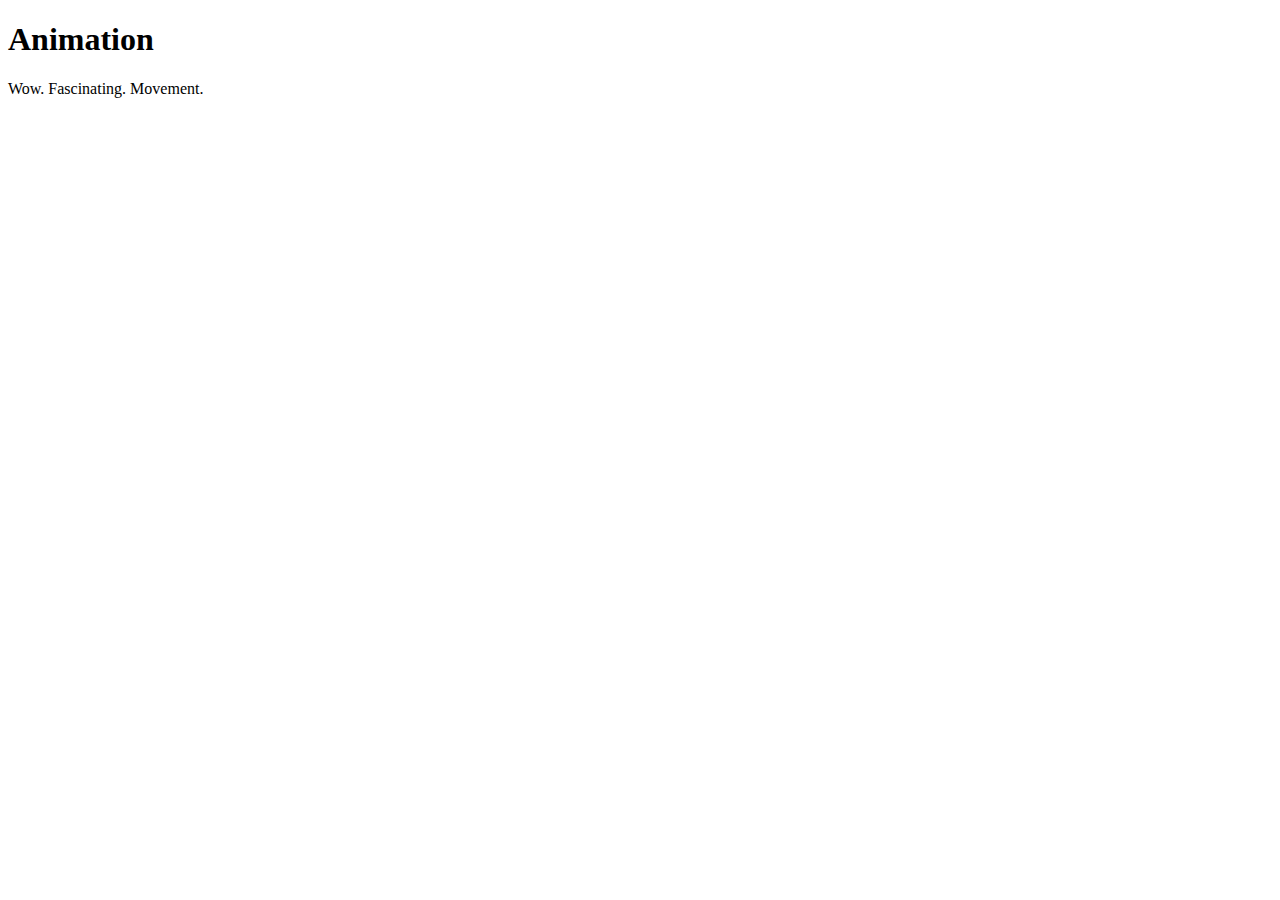
<file: html/animation.html>
<!DOCTYPE html>
<html lang="en">
<head>
  <meta charset="UTF-8">
  <meta name="viewport" content="width=device-width, initial-scale=1.0">
  <title>Animation</title>
</head>
<body>
  <h1>Animation</h1>
  <p>Wow. Fascinating. Movement.</p>
</body>
</html>
</file>
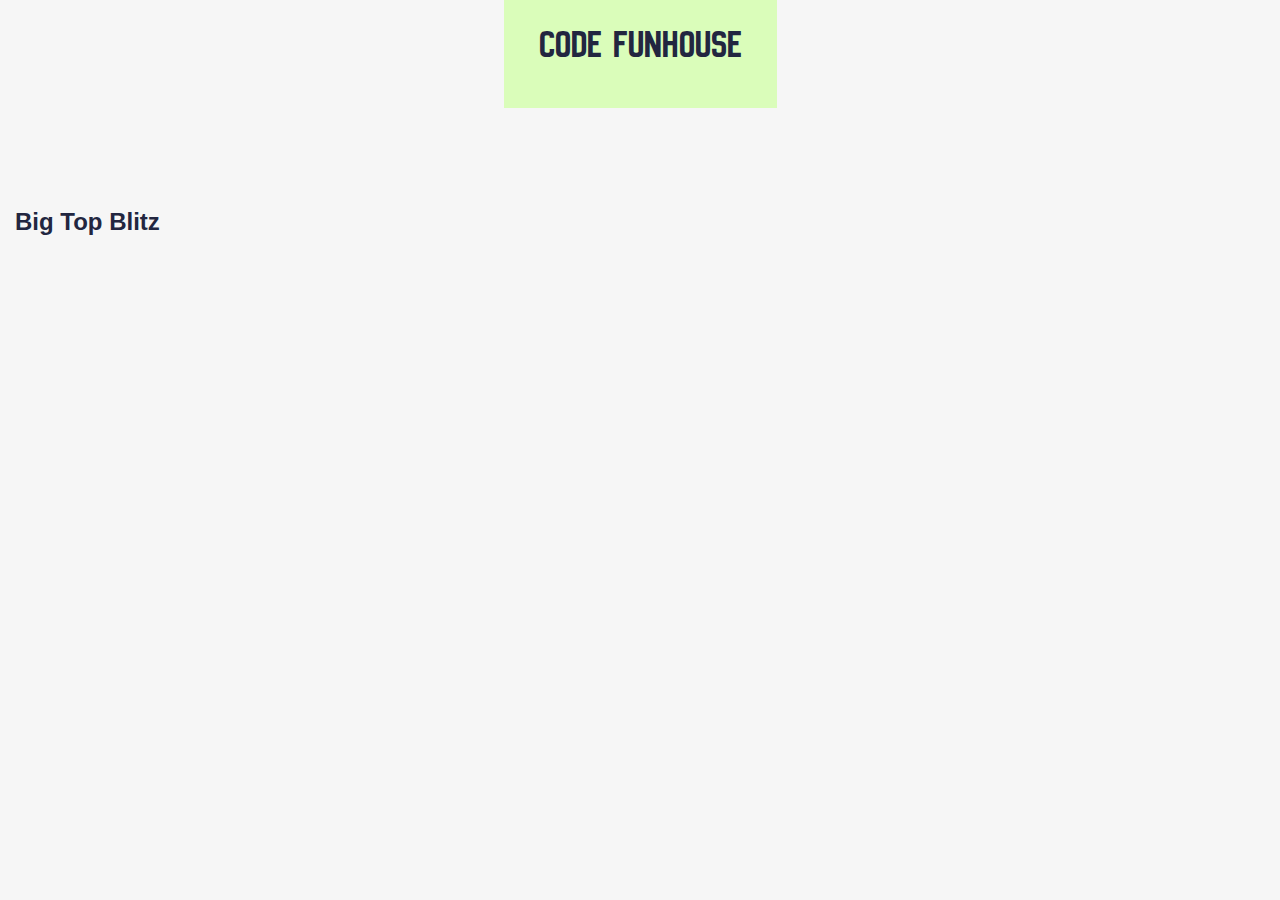
<file: html/big-top-blitz.html>
<!DOCTYPE html>
<html lang="en">
  <head>
    <meta charset="UTF-8" />
    <meta name="viewport" content="width=device-width, initial-scale=1.0" />
    <link href="../styles.css" rel="stylesheet" />
    <link rel="preconnect" href="https://fonts.googleapis.com" />
    <link rel="preconnect" href="https://fonts.gstatic.com" crossorigin />
    <link
      href="https://fonts.googleapis.com/css2?family=New+Amsterdam&display=swap"
      rel="stylesheet"
    />
    <title>Big Top Blitz</title>
  </head>
  <body>
    <header>
      <div class="header-inner">
        <a href="../index.html" class="title-link" title="Go to the homepage">
          <h1 class="title">Code Funhouse</h1>
        </a>
      </div>
    </header>
    <main>
      <h2>Big Top Blitz</h2>
    </main>
  </body>
</html>
</file>
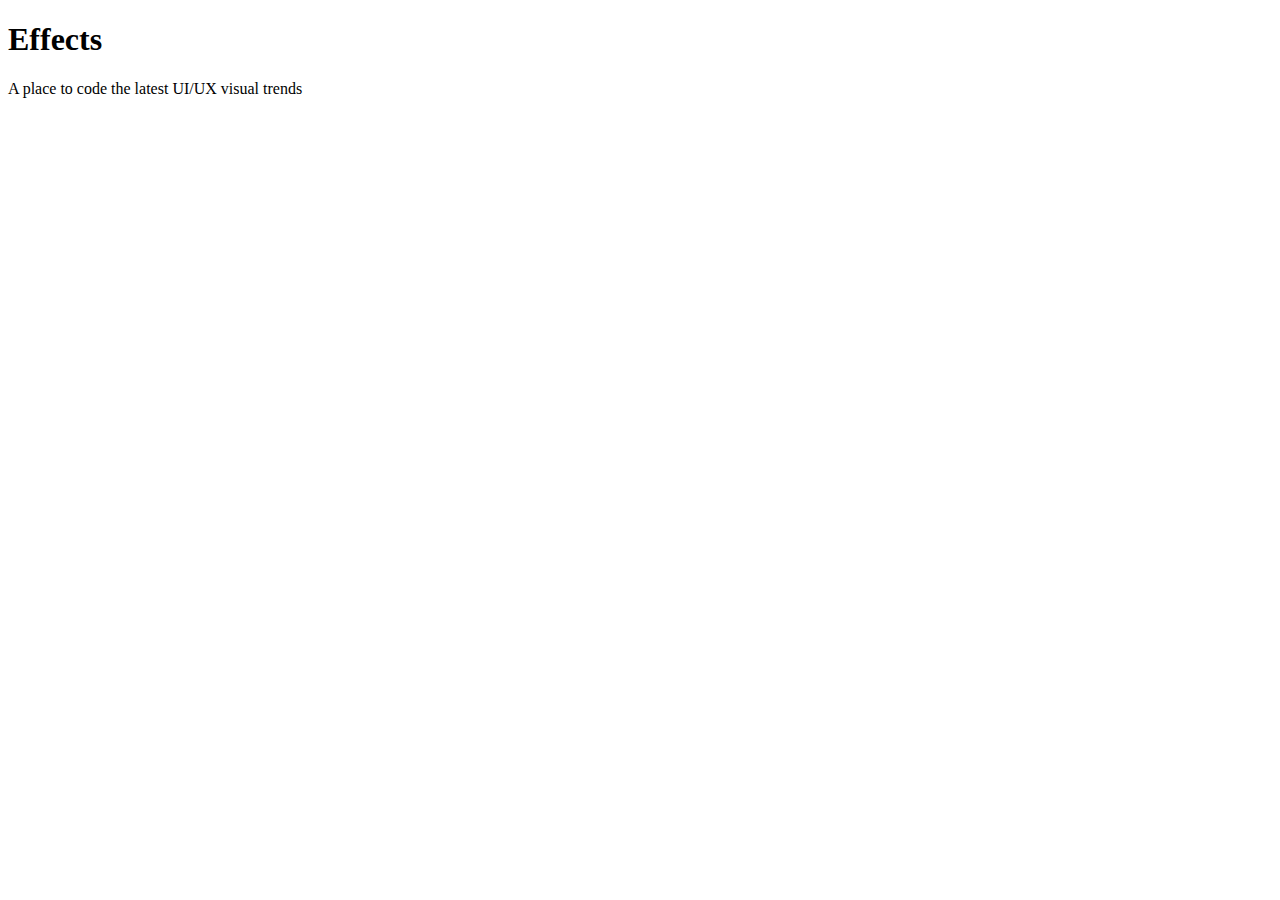
<file: html/effects.html>
<!DOCTYPE html>
<html lang="en">
<head>
  <meta charset="UTF-8">
  <meta name="viewport" content="width=device-width, initial-scale=1.0">
  <title>Effects</title>
</head>
<body>
  <h1>Effects</h1>
  <p>A place to code the latest UI/UX visual trends</p>
</body>
</html>
</file>
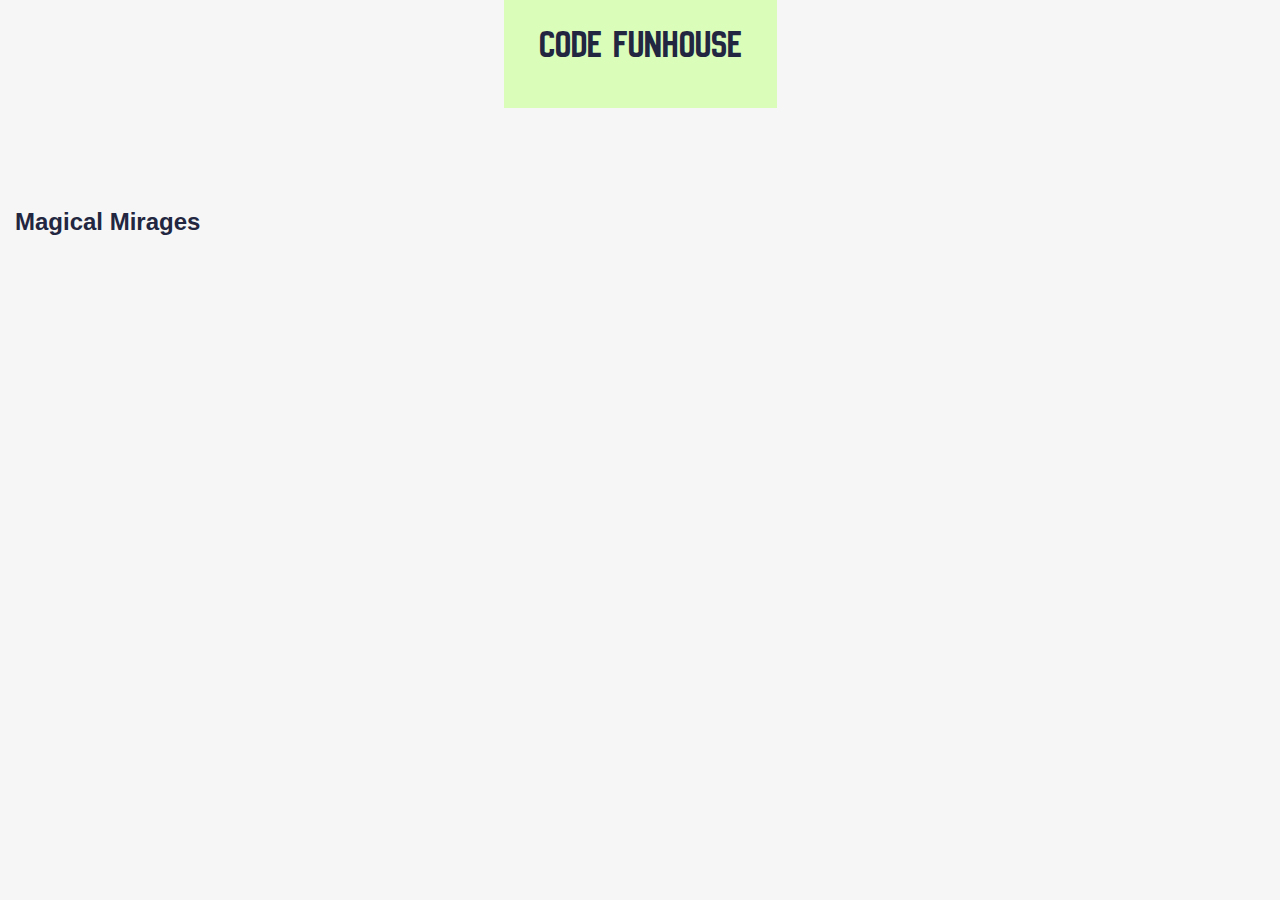
<file: html/magical-mirages.html>
<!DOCTYPE html>
<html lang="en">
  <head>
    <meta charset="UTF-8" />
    <meta name="viewport" content="width=device-width, initial-scale=1.0" />
    <link href="../styles.css" rel="stylesheet" />
    <link rel="preconnect" href="https://fonts.googleapis.com" />
    <link rel="preconnect" href="https://fonts.gstatic.com" crossorigin />
    <link
      href="https://fonts.googleapis.com/css2?family=New+Amsterdam&display=swap"
      rel="stylesheet"
    />
    <title>Magical Mirages</title>
  </head>
  <body>
    <header>
      <div class="header-inner">
        <a href="../index.html" class="title-link" title="Go to the homepage">
          <h1 class="title">Code Funhouse</h1>
        </a>
      </div>
    </header>
    <main>
      <h2>Magical Mirages</h2>
    </main>
  </body>
</html>
</file>
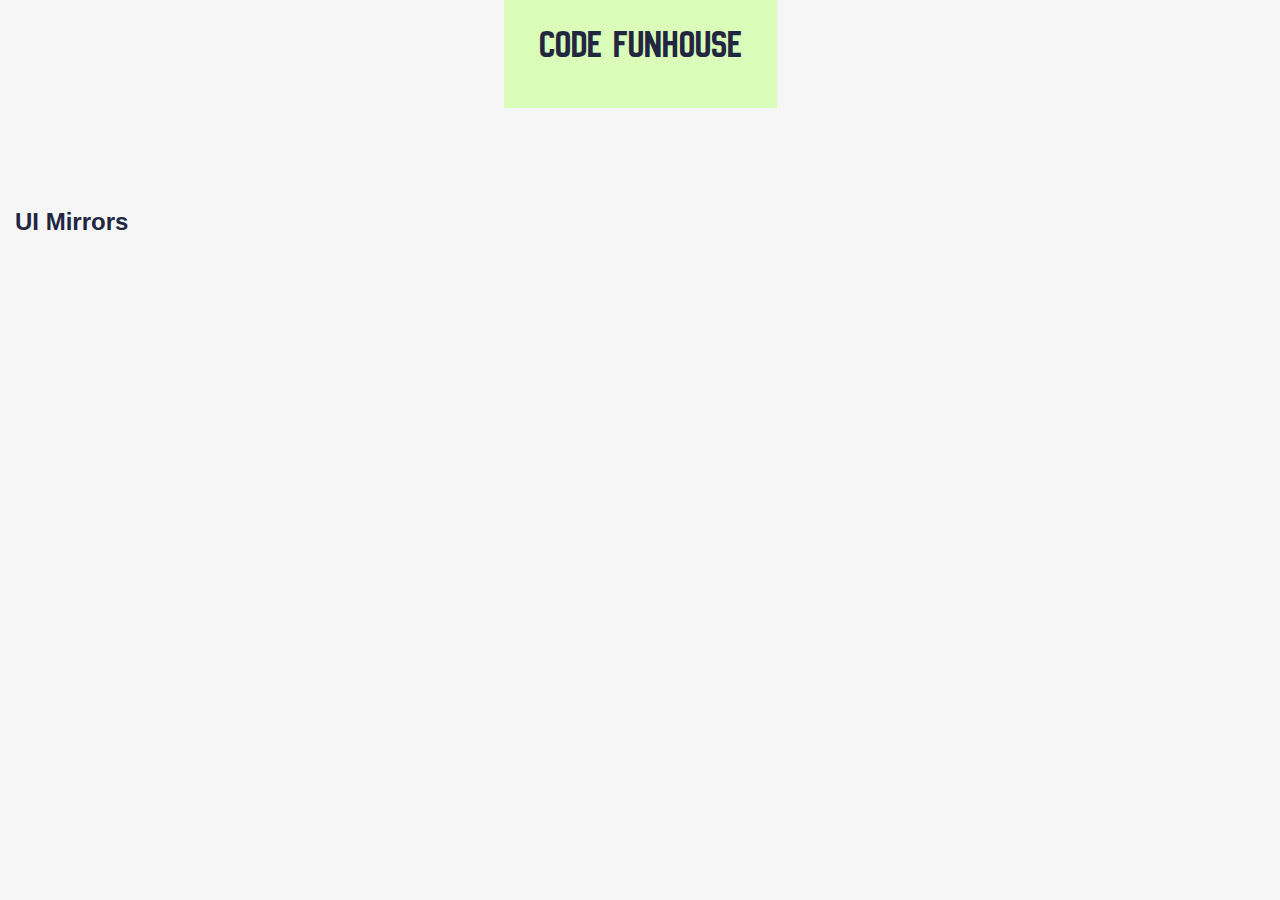
<file: html/ui-mirrors.html>
<!DOCTYPE html>
<html lang="en">
  <head>
    <meta charset="UTF-8" />
    <meta name="viewport" content="width=device-width, initial-scale=1.0" />
    <link href="../styles.css" rel="stylesheet" />
    <link rel="preconnect" href="https://fonts.googleapis.com" />
    <link rel="preconnect" href="https://fonts.gstatic.com" crossorigin />
    <link
      href="https://fonts.googleapis.com/css2?family=New+Amsterdam&display=swap"
      rel="stylesheet"
    />
    <title>UI Mirrors</title>
  </head>
  <body>
    <header>
      <div class="header-inner">
        <a href="../index.html" class="title-link" title="Go to the homepage">
          <h1 class="title">Code Funhouse</h1>
        </a>
      </div>
    </header>
    <main>
      <h2>UI Mirrors</h2>
    </main>
  </body>
</html>
</file>
<file: styles.css>
* {
  margin: 0;
  padding: 0;
  box-sizing: border-box;
}

body {
  font-family: Arial, Helvetica, sans-serif;
  background-color: #f6f6f6;
  color: #222640;
}

/* start header */

header {
  position: relative;
  display: flex;
  flex-direction: column;
  align-items: center;
  justify-content: center;
  width: 100%;
}

.header-decorative {
  display: flex;
  justify-content: center;
  position: absolute;
  bottom: 0;
}

.scroll-down-animation {
  animation: slideFromLeft 0.5s linear;
}

@keyframes slideFromLeft {
  0% {
    transform: translateX(-100px);
  }

  100% {
    transform: translateX(0);
  }
}

.title-link {
  color: #222640;
  text-decoration: none;
}

.title {
  font-size: 40px;
  padding: 15px 15px 15px 5px;
  font-family: "New Amsterdam", sans-serif;
  font-weight: 400;
  font-style: normal;
  background-color: #dafdba;
  padding: 20px 35px 40px;
  width: 100%;
  text-align: center;
}

.fixed {
  position: fixed;
  top: 0;
  z-index: 1;
}

/* end header */

/* start common styles */

main {
  position: relative;
  padding: 0 15px;
  margin-top: 100px;
}

.page-title {
  font-size: 32px;
  font-weight: 400;
  font-family: "New Amsterdam", sans-serif;
}

/* end common styles */

/* start home page */

.landing-zone {
  height: 100vh;
}

.landing-decorative {
  display: flex;
  position: absolute;
  bottom: 0;
}

.landing-animation {
  height: 100vh;
  background-color: #dafdba;
}

.greeting {
  width: 100%;
  display: flex;
  flex-direction: column;
  align-items: center;
  justify-content: center;
  position: relative;
  padding: 20px;
}

.greeting-content {
  padding: 40px 20px;
  margin: 10px;
}

.greeting-title {
  font-size: 22px;
  font-weight: 800;
  text-align: center;
  margin: 15px;
}

.greeting-info {
  text-align: center;
}

.decorative-tent__scallop {
  width: 54px;
  height: 25px;
  background-color: #a0d94a;
}

.decorative-tent__scallop:nth-child(even) {
  background-color: #45c4b0;
}

.main-navigation-wrapper {
  margin-right: auto;
  padding: 10px;
  margin: 20px 10px;
}

.main-navigation {
  display: flex;
  flex-flow: row wrap;
  justify-content: center;
}

.main-navigation li {
  flex-basis: 275px;
  list-style: none;
  margin: 15px;
}

.navigation-option {
  padding: 25px 35px;
  height: 150px;
  display: flex;
  flex-direction: column;
  background-color: #fff;
  border-radius: 10px;
  transition: transform 0.5s ease-out;
  text-decoration: none;
  color: #222640;
}

.navigation-option:hover {
  border-color: #a0d94a;
  transform: scale(1.1) translateY(5px);
}

.navigation-option h3 {
  padding-bottom: 10px;
  font-family: "New Amsterdam", sans-serif;
  font-weight: 400;
  font-style: normal;
  font-size: 30px;
}

/* end home page */

/* start animated acts */

.text-box {
  padding: 10px;
  font-size: 24px;
  height: 48px;
  color: #b5c8ae;
}

.keyboard-svg {
  width: 500px;
}

#key-e {
  fill: white;
}

/* end animated acts */

/* start footer */

.footer {
  background-color: #dafdba;
  border-top-left-radius: 50%;
  border-top-right-radius: 50%;
  margin-top: 50px;
  height: 250px;
  width: 100%;
}

/* end footer */

/* start media queries */

@media screen and (min-width: 768px) {
  .header {
    justify-content: flex-start;
  }

  .title {
    text-align: left;
  }

  .header-decorative {
    width: 100%;
    justify-content: flex-start;
  }
}

/* end media queries */
</file>
